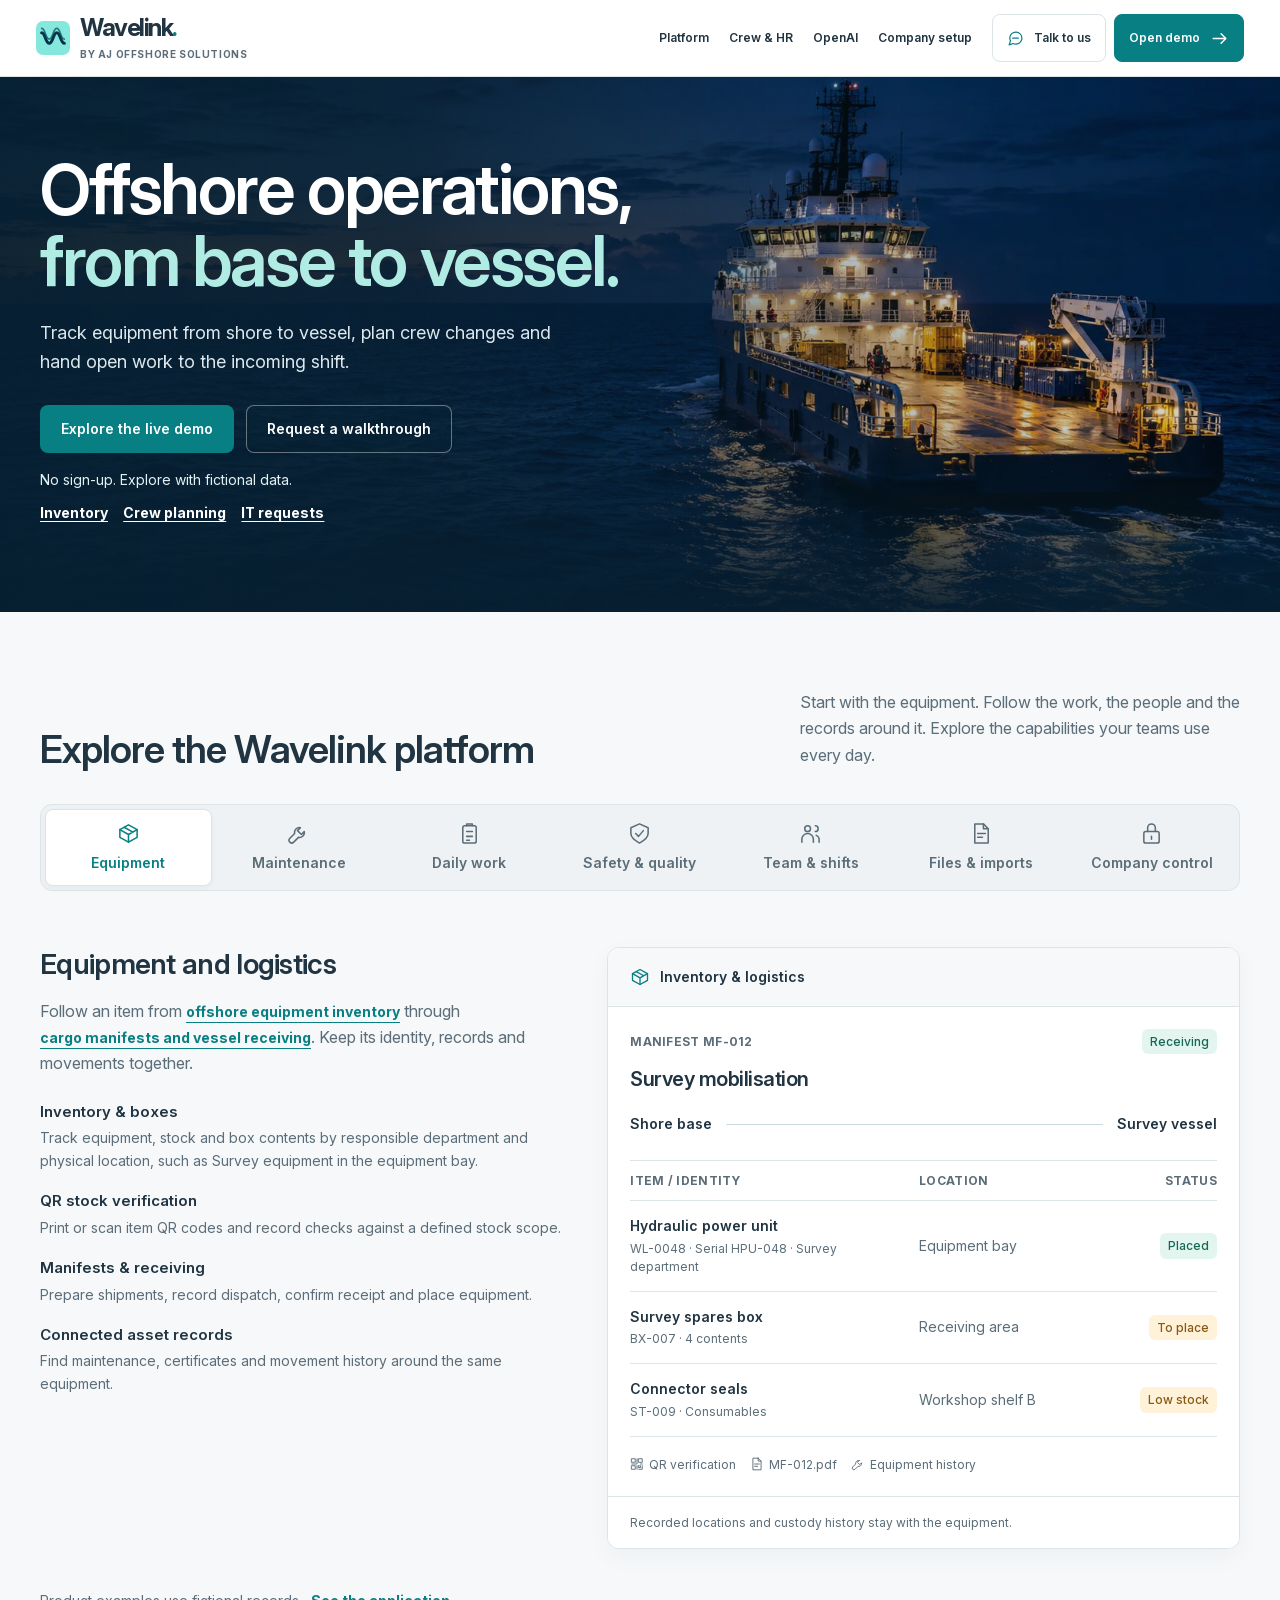
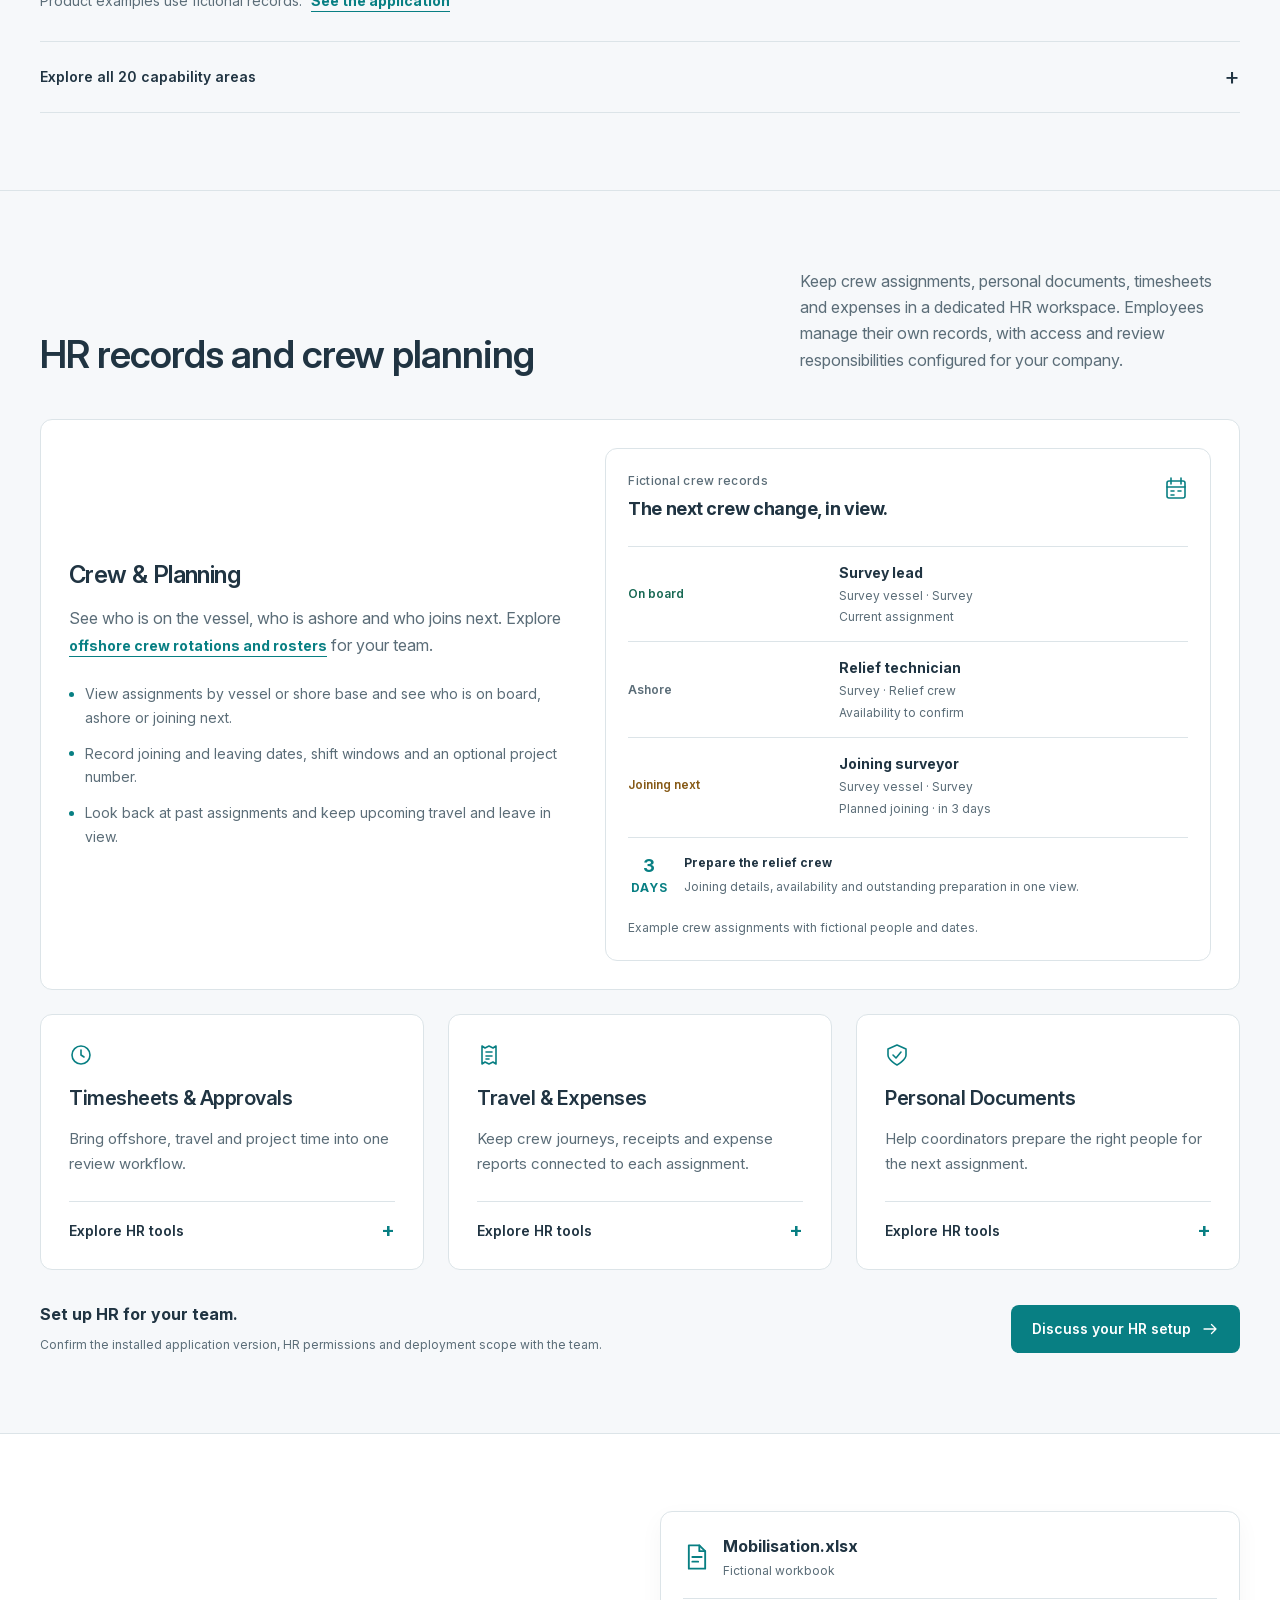
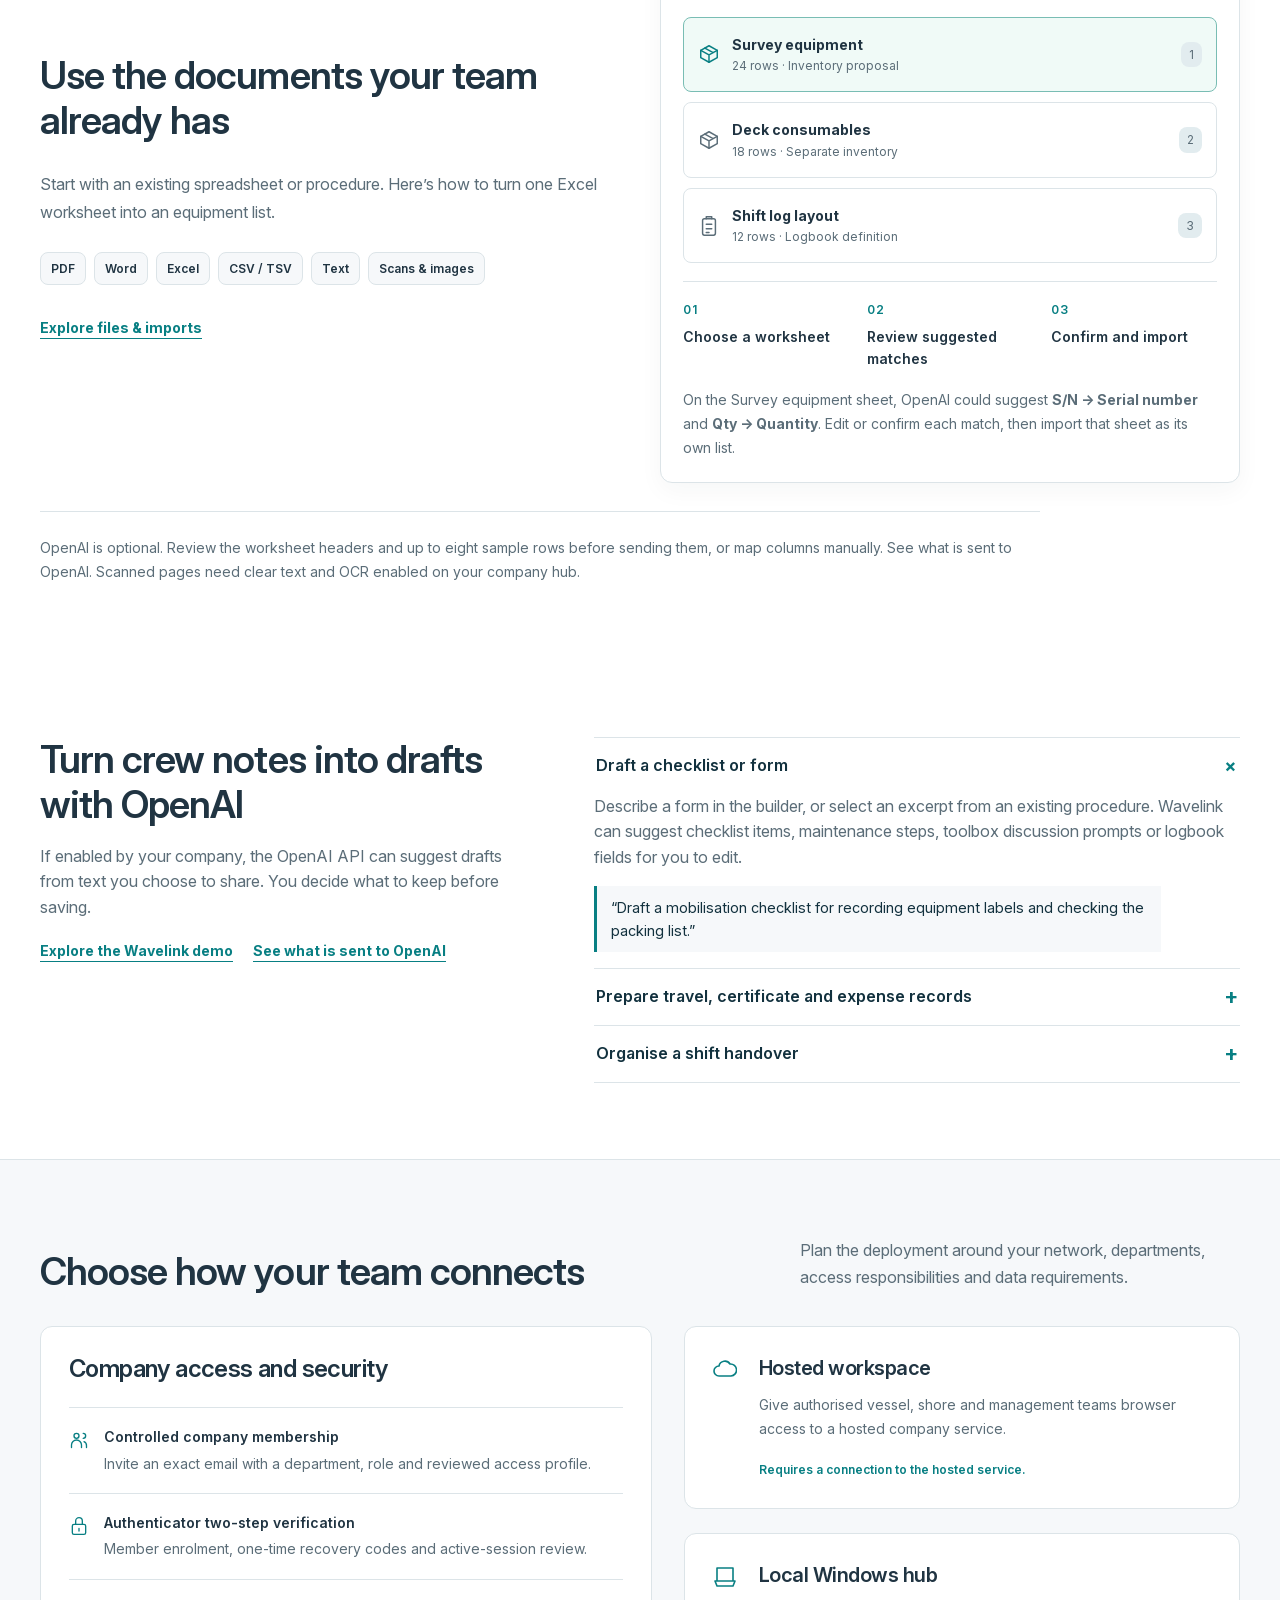
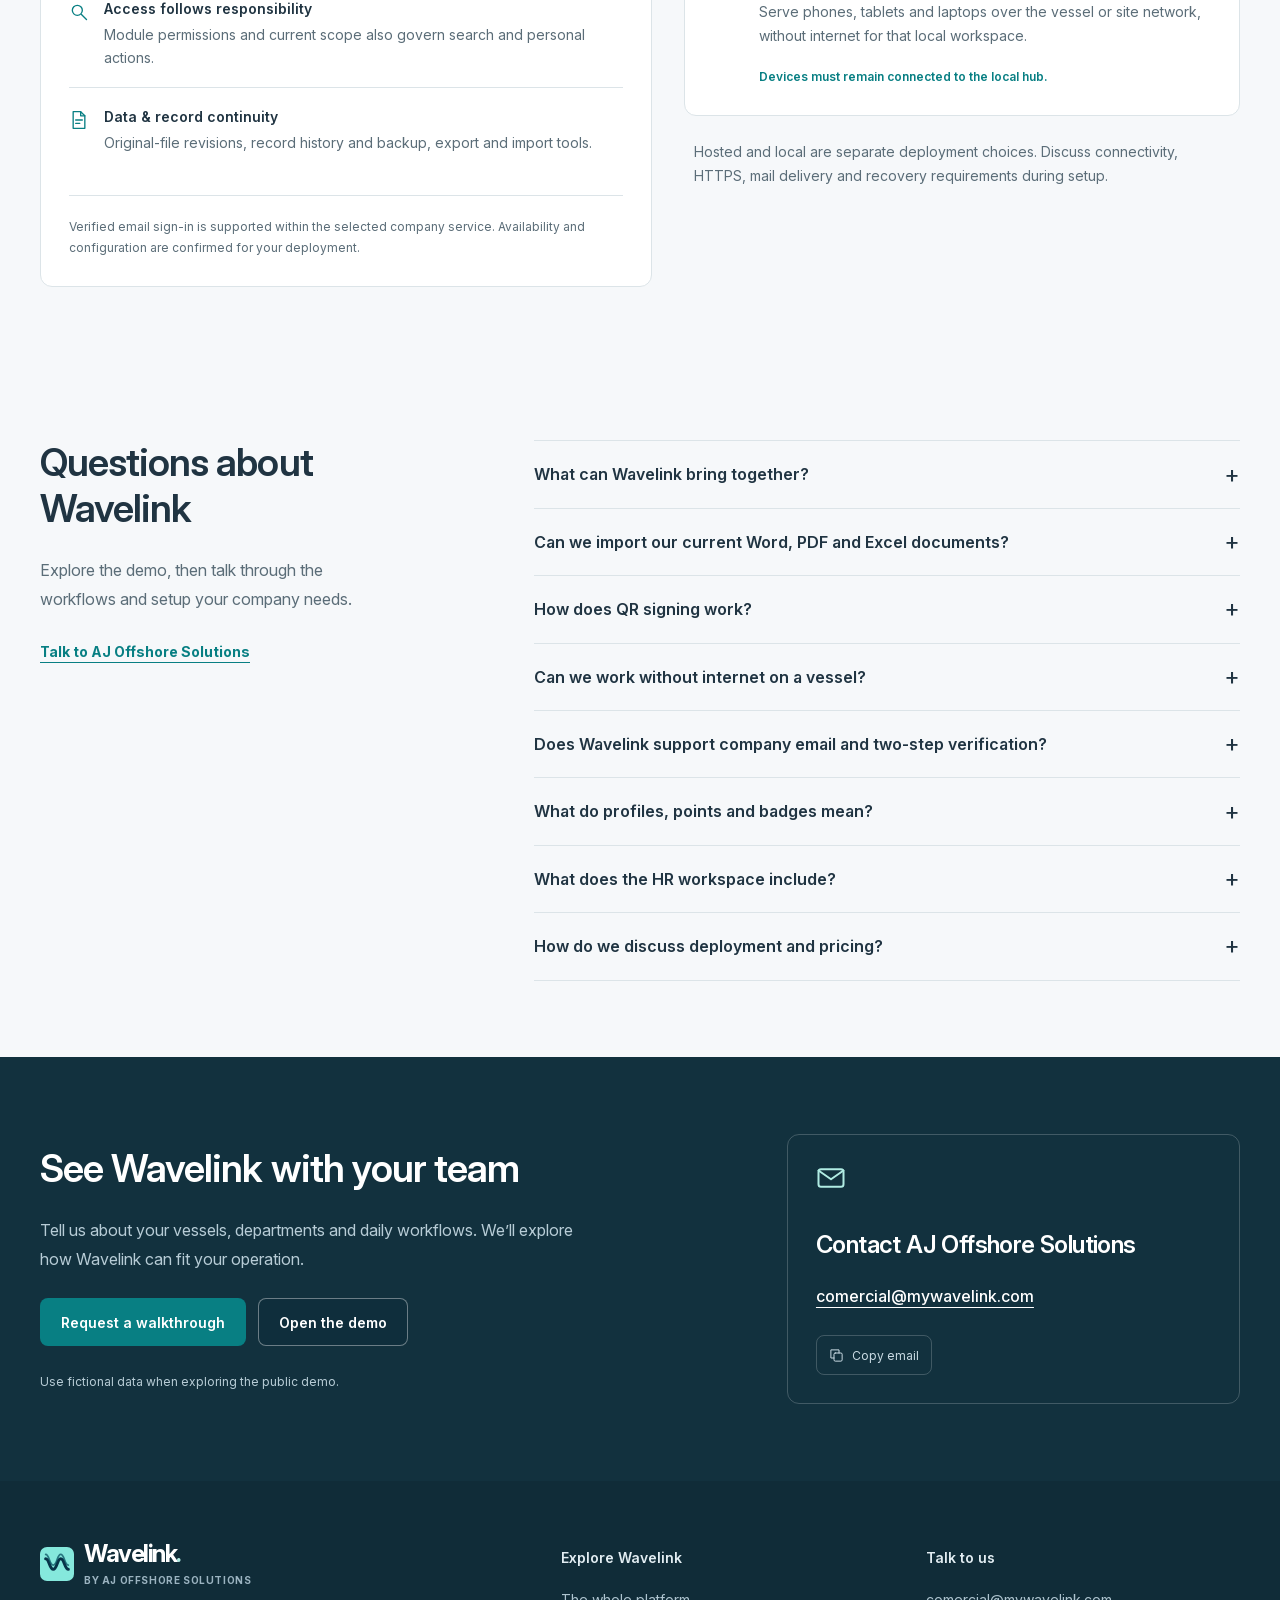
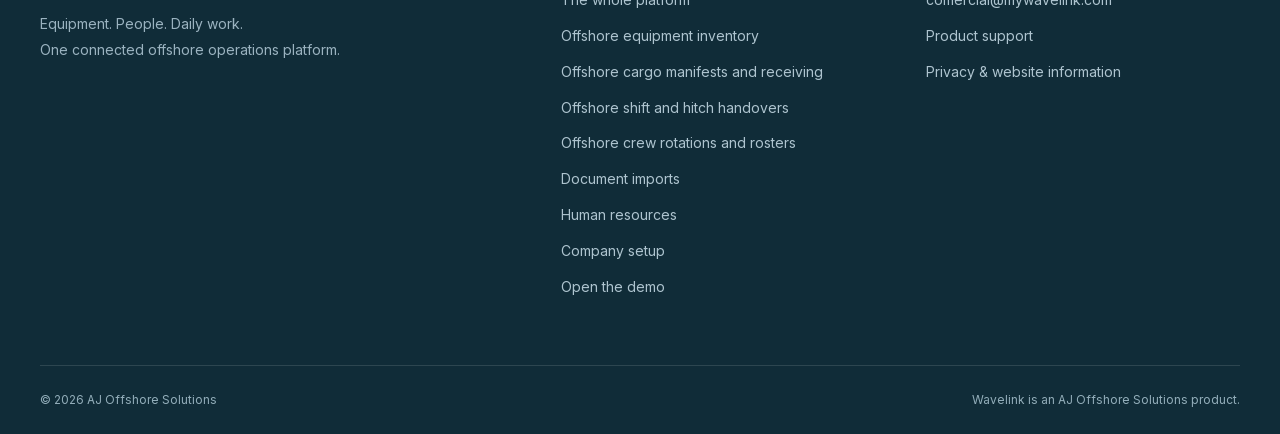
<file: site/index.html>
<!doctype html>
<html lang="en">
<head>
<meta charset="utf-8">
<meta name="viewport" content="width=device-width,initial-scale=1">
<meta name="description" content="Manage offshore equipment inventory, vessel cargo manifests, crew changes and shift handovers with Wavelink. Explore the workflows in a public demo.">
<meta name="theme-color" content="#12313e">
<link rel="canonical" href="https://www.mywavelink.com/">
<link rel="icon" type="image/svg+xml" href="assets/favicon.svg">
<link rel="alternate icon" href="assets/favicon-32.png">
<link rel="apple-touch-icon" href="assets/apple-touch-icon.png">
<link rel="preload" href="assets/fonts/InterVariable.woff2" as="font" type="font/woff2" crossorigin>
<link rel="stylesheet" href="styles.css?v=3.3.6">
<script src="script.js?v=3.3.5" defer></script>
<meta property="og:type" content="website">
<meta property="og:title" content="Offshore Operations Software for Equipment &amp; Crew | Wavelink">
<meta property="og:description" content="Manage offshore equipment inventory, vessel cargo manifests, crew changes and shift handovers with Wavelink. Explore the workflows in a public demo.">
<meta property="og:url" content="https://www.mywavelink.com/">
<meta property="og:image" content="https://www.mywavelink.com/assets/wavelink-social.jpg?v=3.3.5">
<meta property="og:image:alt" content="Wavelink: Every team. Every shift. One Wavelink.">
<meta name="twitter:card" content="summary_large_image"><title>Offshore Operations Software for Equipment &amp; Crew | Wavelink</title></head>

<body>
<a class="skip-link" href="#main">Skip to content</a>

<header class="site-header" id="top"><div class="container header-inner"><a class="brand" href="#top" aria-label="Wavelink home"><img src="assets/wavelink-mark.svg" alt="" width="40" height="40"><span><strong>Wavelink<span>.</span></strong><small>BY AJ OFFSHORE SOLUTIONS</small></span></a><button class="menu-toggle" aria-controls="main-navigation" aria-expanded="false" hidden type="button">Menu</button>
<nav id="main-navigation" aria-label="Main navigation">
<a class="nav-link" href="#platform">Platform</a>
<a class="nav-link" href="#packages">Crew &amp; HR</a>
<a class="nav-link" href="#ai-assistance">OpenAI</a>
<a class="nav-link" href="#company">Company setup</a>
<a class="button nav-contact" href="#contact"><svg class="icon" viewBox="0 0 24 24" fill="none" stroke="currentColor" stroke-width="1.7" stroke-linecap="round" stroke-linejoin="round" aria-hidden="true"><path d="M21 11.5a8.4 8.4 0 0 1-.9 3.8 8.5 8.5 0 0 1-7.6 4.7 8.4 8.4 0 0 1-3.8-.9L3 21l1.9-5.7a8.4 8.4 0 0 1-.9-3.8 8.5 8.5 0 0 1 4.7-7.6 8.4 8.4 0 0 1 3.8-.9H13a8.5 8.5 0 0 1 8 8v.5Z"/><path d="M8 11.5h8"/></svg>Talk to us</a>
<a class="button nav-demo" href="https://demo.mywavelink.com/__demo/public" target="_blank" rel="noopener noreferrer">Open demo<svg class="icon" viewBox="0 0 24 24" fill="none" stroke="currentColor" stroke-width="1.8" stroke-linecap="round" stroke-linejoin="round" aria-hidden="true"><path d="M4 12h16m-6-6 6 6-6 6"/></svg><span class="sr-only"> (opens in a new tab)</span></a>
</nav></div></header>


<main id="main">

<section class="hero" aria-labelledby="hero-title"><picture class="hero-image"><source media="(max-width: 740px)" srcset="assets/offshore-operations-small.webp"><img src="assets/offshore-operations.webp" width="1672" height="941" alt="" fetchpriority="high"></picture><div class="container hero-inner"><div class="hero-copy">

<h1 id="hero-title">Offshore operations,<br><em>from base to vessel.</em></h1>
<p class="hero-lede">Track equipment from shore to vessel, plan crew changes and hand open work to the incoming shift.</p><div class="hero-actions"><a class="button primary" href="https://demo.mywavelink.com/__demo/public" target="_blank" rel="noopener noreferrer">Explore the live demo<span class="sr-only"> (opens in a new tab)</span></a><a class="button hero-secondary" href="mailto:comercial@mywavelink.com?subject=Wavelink%20company%20walkthrough">Request a walkthrough</a></div><div class="hero-demo-paths" id="team-demos"><p>No sign-up. Explore with fictional data.</p><nav aria-label="Start the demo in a specific area"><a href="https://demo.mywavelink.com/__demo/public?area=inventory" target="_blank" rel="noopener noreferrer">Inventory<span class="sr-only"> demo (opens in a new tab)</span></a><a href="https://demo.mywavelink.com/__demo/public?area=hr" target="_blank" rel="noopener noreferrer">Crew planning<span class="sr-only"> demo (opens in a new tab)</span></a><a href="https://demo.mywavelink.com/__demo/public?area=it" target="_blank" rel="noopener noreferrer">IT requests<span class="sr-only"> demo (opens in a new tab)</span></a></nav></div></div></div></section>

<section class="platform-section section" id="platform" aria-labelledby="platform-title"><span id="workflow" class="legacy-section-anchor" aria-hidden="true"></span><div class="container"><div class="section-heading"><div>

<h2 id="platform-title">Explore the Wavelink platform</h2></div>
<p>Start with the equipment. Follow the work, the people and the records around it. Explore the capabilities your teams use every day.</p></div>
<nav class="platform-tabs" aria-label="Explore Wavelink capabilities"><a class="platform-choice" id="tab-equipment" href="#panel-equipment" data-panel="equipment"><svg class="icon" viewBox="0 0 24 24" fill="none" stroke="currentColor" stroke-width="1.6" stroke-linecap="round" stroke-linejoin="round" aria-hidden="true"><path d="m12 3 9 5v8l-9 5-9-5V8l9-5Z"/><path d="m3 8 9 5 9-5M12 13v8M7.5 5.5l9 5"/></svg><span>Equipment</span></a><a class="platform-choice" id="tab-maintenance" href="#panel-maintenance" data-panel="maintenance"><svg class="icon" viewBox="0 0 24 24" fill="none" stroke="currentColor" stroke-width="1.6" stroke-linecap="round" stroke-linejoin="round" aria-hidden="true"><path d="M14 6a5 5 0 0 0-6 6l-5 5a2.8 2.8 0 0 0 4 4l5-5a5 5 0 0 0 6-6l-3 3-4-4 3-3Z"/></svg><span>Maintenance</span></a><a class="platform-choice" id="tab-operations" href="#panel-operations" data-panel="operations"><svg class="icon" viewBox="0 0 24 24" fill="none" stroke="currentColor" stroke-width="1.6" stroke-linecap="round" stroke-linejoin="round" aria-hidden="true"><rect x="5" y="4" width="14" height="18" rx="2"/><path d="M9 4V2h6v2M9 10h6M9 15h6M9 19h3"/></svg><span>Daily work</span></a><a class="platform-choice" id="tab-safety" href="#panel-safety" data-panel="safety"><svg class="icon" viewBox="0 0 24 24" fill="none" stroke="currentColor" stroke-width="1.6" stroke-linecap="round" stroke-linejoin="round" aria-hidden="true"><path d="m12 2 9 4v6c0 5-9 10-9 10S3 17 3 12V6l9-4Z"/><path d="m8 12 3 3 5-6"/></svg><span>Safety & quality</span></a><a class="platform-choice" id="tab-people" href="#panel-people" data-panel="people"><svg class="icon" viewBox="0 0 24 24" fill="none" stroke="currentColor" stroke-width="1.6" stroke-linecap="round" stroke-linejoin="round" aria-hidden="true"><circle cx="9" cy="7" r="3"/><path d="M3 21v-3a6 6 0 0 1 12 0v3M17 4a3 3 0 0 1 0 6M18 14a5 5 0 0 1 3 5v2"/></svg><span>Team & shifts</span></a><a class="platform-choice" id="tab-documents" href="#panel-documents" data-panel="documents"><svg class="icon" viewBox="0 0 24 24" fill="none" stroke="currentColor" stroke-width="1.6" stroke-linecap="round" stroke-linejoin="round" aria-hidden="true"><path d="M14 2H5v20h14V7l-5-5Z"/><path d="M14 2v5h5M8 12h8M8 16h5"/></svg><span>Files & imports</span></a><a class="platform-choice" id="tab-control" href="#panel-control" data-panel="control"><svg class="icon" viewBox="0 0 24 24" fill="none" stroke="currentColor" stroke-width="1.6" stroke-linecap="round" stroke-linejoin="round" aria-hidden="true"><rect x="4" y="10" width="16" height="12" rx="2"/><path d="M8 10V6a4 4 0 0 1 8 0v4M12 15v3"/></svg><span>Company control</span></a></nav><div class="platform-panels">
<section class="platform-panel" id="panel-equipment" aria-labelledby="title-equipment"><div class="panel-copy">

<h3 id="title-equipment">Equipment and logistics</h3>
<p>Follow an item from <a class="inline-link" href="offshore-equipment-inventory.html">offshore equipment inventory</a> through <a class="inline-link" href="offshore-cargo-manifests.html">cargo manifests and vessel receiving</a>. Keep its identity, records and movements together.</p>
<ul class="feature-list">
<li><strong>Inventory & boxes</strong><span>Track equipment, stock and box contents by responsible department and physical location, such as Survey equipment in the equipment bay.</span></li>
<li><strong>QR stock verification</strong><span>Print or scan item QR codes and record checks against a defined stock scope.</span></li>
<li><strong>Manifests & receiving</strong><span>Prepare shipments, record dispatch, confirm receipt and place equipment.</span></li>
<li><strong>Connected asset records</strong><span>Find maintenance, certificates and movement history around the same equipment.</span></li></ul></div><div class="product-preview"><div class="preview-chrome"><span><svg class="icon" viewBox="0 0 24 24" fill="none" stroke="currentColor" stroke-width="1.6" stroke-linecap="round" stroke-linejoin="round" aria-hidden="true"><path d="m12 3 9 5v8l-9 5-9-5V8l9-5Z"/><path d="m3 8 9 5 9-5M12 13v8M7.5 5.5l9 5"/></svg>Inventory & logistics</span></div><div class="record-body"><div class="record-topline"><span>MANIFEST MF-012</span><span class="status teal">Receiving</span></div>
<h4>Survey mobilisation</h4><div class="route-line"><span>Shore base</span><span class="route-rule"></span><span>Survey vessel</span></div><div class="record-table"><div class="record-row table-label"><div>ITEM / IDENTITY</div><div>LOCATION</div><div>STATUS</div></div><div class="record-row"><div><strong>Hydraulic power unit</strong><small>WL-0048 · Serial HPU-048 · Survey department</small></div><div>Equipment bay</div><div><span class="status teal">Placed</span></div></div><div class="record-row"><div><strong>Survey spares box</strong><small>BX-007 · 4 contents</small></div><div>Receiving area</div><div><span class="status amber">To place</span></div></div><div class="record-row"><div><strong>Connector seals</strong><small>ST-009 · Consumables</small></div><div>Workshop shelf B</div><div><span class="status amber">Low stock</span></div></div></div><div class="record-tags"><span><svg class="icon" viewBox="0 0 24 24" fill="none" stroke="currentColor" stroke-width="1.6" stroke-linecap="round" stroke-linejoin="round" aria-hidden="true"><path d="M3 3h6v6H3zM15 3h6v6h-6zM3 15h6v6H3zM15 15h3v3h-3zM21 15v6h-6M12 3v9H3M12 15v6M18 12h3"/></svg> QR verification</span><span><svg class="icon" viewBox="0 0 24 24" fill="none" stroke="currentColor" stroke-width="1.6" stroke-linecap="round" stroke-linejoin="round" aria-hidden="true"><path d="M14 2H5v20h14V7l-5-5Z"/><path d="M14 2v5h5M8 12h8M8 16h5"/></svg> MF-012.pdf</span><span><svg class="icon" viewBox="0 0 24 24" fill="none" stroke="currentColor" stroke-width="1.6" stroke-linecap="round" stroke-linejoin="round" aria-hidden="true"><path d="M14 6a5 5 0 0 0-6 6l-5 5a2.8 2.8 0 0 0 4 4l5-5a5 5 0 0 0 6-6l-3 3-4-4 3-3Z"/></svg> Equipment history</span></div></div>
<p class="preview-foot">Recorded locations and custody history stay with the equipment.</p></div></section>

<section class="platform-panel" id="panel-maintenance" aria-labelledby="title-maintenance"><div class="panel-copy">

<h3 id="title-maintenance">Maintenance and certificates</h3>
<p>Bring planned work, supporting evidence, certificate dates and fault follow-up into the equipment’s operational context.</p>
<ul class="feature-list">
<li><strong>Maintenance cycles & work orders</strong><span>Plan recurring work, assign responsibilities and record the work and evidence.</span></li>
<li><strong>Certificate register</strong><span>Browse certificate files, equipment links and expiry information.</span></li>
<li><strong>Fault reports</strong><span>Report an issue, assign follow-up, record progress and request closure.</span></li>
<li><strong>Review & traceability</strong><span>Keep recorded workers, reviews and supporting files with the work.</span></li></ul></div><div class="product-preview"><div class="preview-chrome"><span><svg class="icon" viewBox="0 0 24 24" fill="none" stroke="currentColor" stroke-width="1.6" stroke-linecap="round" stroke-linejoin="round" aria-hidden="true"><path d="M14 6a5 5 0 0 0-6 6l-5 5a2.8 2.8 0 0 0 4 4l5-5a5 5 0 0 0 6-6l-3 3-4-4 3-3Z"/></svg>Equipment readiness</span></div><div class="record-body"><div class="record-topline"><span>EQUIPMENT WL-0048</span><span class="status amber">Review due</span></div>
<h4>Hydraulic power unit</h4><div class="detail-record"><div class="detail-icon"><svg class="icon" viewBox="0 0 24 24" fill="none" stroke="currentColor" stroke-width="1.6" stroke-linecap="round" stroke-linejoin="round" aria-hidden="true"><path d="M14 6a5 5 0 0 0-6 6l-5 5a2.8 2.8 0 0 0 4 4l5-5a5 5 0 0 0 6-6l-3 3-4-4 3-3Z"/></svg></div><div><strong>Recurring inspection</strong>
<p>Work order MR-028 · Assigned to Alex</p></div><span class="status ">Scheduled</span></div><div class="detail-record"><div class="detail-icon"><svg class="icon" viewBox="0 0 24 24" fill="none" stroke="currentColor" stroke-width="1.6" stroke-linecap="round" stroke-linejoin="round" aria-hidden="true"><path d="M14 2H5v20h14V7l-5-5Z"/><path d="M14 2v5h5M8 12h8M8 16h5"/></svg></div><div><strong>Certificate file</strong>
<p>Equipment link and expiry date</p></div><span class="status amber">To review</span></div><div class="detail-record"><div class="detail-icon"><svg class="icon" viewBox="0 0 24 24" fill="none" stroke="currentColor" stroke-width="1.6" stroke-linecap="round" stroke-linejoin="round" aria-hidden="true"><rect x="5" y="4" width="14" height="18" rx="2"/><path d="M9 4V2h6v2M9 10h6M9 15h6M9 19h3"/></svg></div><div><strong>Fault FR-006</strong>
<p>Progress recorded · Closure requested</p></div><span class="status teal">In review</span></div><div class="record-note">Work records, files and follow-up in one equipment context.</div></div>
<p class="preview-foot">A clear record supports the team’s readiness review.</p></div></section>

<section class="platform-panel" id="panel-operations" aria-labelledby="title-operations"><div class="panel-copy">

<h3 id="title-operations">Daily operations</h3>
<p>Make responsibilities clear, capture the details of the operation and keep vessels, bases and important dates in view.</p>
<ul class="feature-list">
<li><strong>General tasks</strong><span>Assign operational work, attach relevant checks and follow completion and review.</span></li>
<li><strong>Configurable logbooks</strong><span>Build structured logs, including multiple tabs and the fields your team needs.</span></li>
<li><strong>Fleet &amp; sites</strong><span>Work with vessels, bases, manifests and receiving. View each vessel’s last reported position on the fleet map, with the report time. Not live AIS.</span></li>
<li><strong>Freshwater and fuel</strong><span>Chart manual tank readings and see daily consumption separately. Consumption estimates account for refills, onboard freshwater production and external transfers. Posting can be limited by vessel. <a class="inline-link" href="https://demo.mywavelink.com/__demo/public?area=fleet" target="_blank" rel="noopener noreferrer">Explore Fleet in the demo<span class="sr-only"> (opens in a new tab)</span></a>. <a class="inline-link" href="offshore-fleet-operations.html">Fleet operations guide</a> · <a class="inline-link" href="operacoes-de-frota-offshore.html" lang="pt-BR" hreflang="pt-BR">Guia em português</a>.</span></li>
<li><strong>Calendar & planning</strong><span>Keep operational dates, work and department responsibilities in context.</span></li></ul></div><div class="product-preview"><div class="preview-chrome"><span><svg class="icon" viewBox="0 0 24 24" fill="none" stroke="currentColor" stroke-width="1.6" stroke-linecap="round" stroke-linejoin="round" aria-hidden="true"><rect x="5" y="4" width="14" height="18" rx="2"/><path d="M9 4V2h6v2M9 10h6M9 15h6M9 19h3"/></svg>Daily operations</span></div><div class="record-body"><div class="record-topline"><span>VESSEL LOG / OFFSHORE VESSEL</span><span class="status teal">Current shift</span></div>
<h4>The detail behind the day</h4><div class="record-table log-table"><div class="record-row table-label"><div>TIME</div><div>ACTIVITY</div><div>AUTHOR</div></div><div class="record-row"><div>06:00</div><div><strong>Shift briefing</strong><small>Survey + Deck</small></div><div>Alex</div></div><div class="record-row"><div>08:15</div><div><strong>Equipment received</strong><small>Manifest MF-012</small></div><div>Maya</div></div><div class="record-row"><div>17:30</div><div><strong>Handover prepared</strong><small>Survey department</small></div><div>Alex</div></div></div><div class="mini-pair"><div><svg class="icon" viewBox="0 0 24 24" fill="none" stroke="currentColor" stroke-width="1.6" stroke-linecap="round" stroke-linejoin="round" aria-hidden="true"><rect x="5" y="4" width="14" height="18" rx="2"/><path d="M9 4V2h6v2M9 10h6M9 15h6M9 19h3"/></svg><strong>Assigned tasks</strong><small>Inspection · Stock check</small></div><div><svg class="icon" viewBox="0 0 24 24" fill="none" stroke="currentColor" stroke-width="1.6" stroke-linecap="round" stroke-linejoin="round" aria-hidden="true"><rect x="3" y="5" width="18" height="17" rx="2"/><path d="M7 2v6M17 2v6M3 11h18M7 15h3M14 15h3M7 19h3"/></svg><strong>Project calendar</strong><small>Dates and responsibilities</small></div></div></div>
<p class="preview-foot">Named authors and structured records carry the day’s context forward.</p></div></section>

<section class="platform-panel" id="panel-safety" aria-labelledby="title-safety"><div class="panel-copy">

<h3 id="title-safety">Safety and briefings</h3>
<p>Bring checks, briefings, participation and follow-up into the same workspace as the daily job.</p>
<ul class="feature-list">
<li><strong>Checklist builders</strong><span>Create reusable checks with sections, stages, evidence and review responsibilities.</span></li>
<li><strong>Toolbox talks</strong><span>Use structured briefing forms, understanding questions and multiple participants.</span></li>
<li><strong>QR document signing</strong><span>Invite people to an exact toolbox talk or published handover, with controlled guest access.</span></li>
<li><strong>HSE / QSHE</strong><span>Record safety and quality issues, assign follow-up and review requested closure.</span></li>
<li><strong>Operational readiness</strong><span>See outstanding maintenance, expiring equipment and crew documents, and HSE items in one view. Charts show findings by source, not a vessel clearance score. <a class="inline-link" href="https://demo.mywavelink.com/__demo/public?area=readiness" target="_blank" rel="noopener noreferrer">Explore readiness in the demo<span class="sr-only"> (opens in a new tab)</span></a>.</span></li></ul></div><div class="product-preview"><div class="preview-chrome"><span><svg class="icon" viewBox="0 0 24 24" fill="none" stroke="currentColor" stroke-width="1.6" stroke-linecap="round" stroke-linejoin="round" aria-hidden="true"><path d="m12 2 9 4v6c0 5-9 10-9 10S3 17 3 12V6l9-4Z"/><path d="m8 12 3 3 5-6"/></svg>Pre-operation briefing</span></div><div class="record-body"><div class="record-topline"><span>TOOLBOX TALK TT-019</span><span class="status teal">Acknowledgements</span></div>
<h4>Pre-operation briefing</h4><div class="check-line"><svg class="icon" viewBox="0 0 24 24" fill="none" stroke="currentColor" stroke-width="1.6" stroke-linecap="round" stroke-linejoin="round" aria-hidden="true"><path d="m5 12 4 4L19 6"/></svg><div><strong>Topics discussed</strong><small>Launch preparation and deck coordination</small></div></div><div class="check-line"><svg class="icon" viewBox="0 0 24 24" fill="none" stroke="currentColor" stroke-width="1.6" stroke-linecap="round" stroke-linejoin="round" aria-hidden="true"><path d="m5 12 4 4L19 6"/></svg><div><strong>Understanding reviewed</strong><small>Questions and declaration recorded</small></div></div><div class="participant-list"><div><span class="avatar">SL</span><div><strong>Survey lead</strong><small>Named member</small></div><span class="status teal">Signed</span></div><div><span class="avatar">RT</span><div><strong>Relief technician</strong><small>Named member</small></div><span class="status teal">Signed</span></div></div><div class="record-tags"><span><svg class="icon" viewBox="0 0 24 24" fill="none" stroke="currentColor" stroke-width="1.6" stroke-linecap="round" stroke-linejoin="round" aria-hidden="true"><path d="M3 3h6v6H3zM15 3h6v6h-6zM3 15h6v6H3zM15 15h3v3h-3zM21 15v6h-6M12 3v9H3M12 15v6M18 12h3"/></svg> Document-specific invitation</span><span><svg class="icon" viewBox="0 0 24 24" fill="none" stroke="currentColor" stroke-width="1.6" stroke-linecap="round" stroke-linejoin="round" aria-hidden="true"><path d="M14 2H5v20h14V7l-5-5Z"/><path d="M14 2v5h5M8 12h8M8 16h5"/></svg> Signature evidence</span></div></div>
<p class="preview-foot">Signatures belong to the wording and revision that each person acknowledged.</p></div></section>

<section class="platform-panel" id="panel-people" aria-labelledby="title-people"><div class="panel-copy">

<h3 id="title-people">Handovers and team</h3>
<p>Use <a class="inline-link" href="offshore-shift-handovers.html">department shift and hitch handovers</a> to connect the outgoing crew’s work with the people taking over.</p>
<ul class="feature-list">
<li><strong>Daily & hitch handovers</strong><span>Use configured shifts, continue saved drafts and publish for acknowledgement.</span></li>
<li><strong>My actions & global search</strong><span>Find authorised records and see your current assignments, reviews and attention items.</span></li>
<li><strong>Profiles, Team & badges</strong><span>Show member profiles and visible contribution recognition within the company.</span></li>
<li><strong>Optional email alerts</strong><span>Opt in to selected categories and quiet hours on a configured company service.</span></li></ul></div><div class="product-preview"><div class="preview-chrome"><span><svg class="icon" viewBox="0 0 24 24" fill="none" stroke="currentColor" stroke-width="1.6" stroke-linecap="round" stroke-linejoin="round" aria-hidden="true"><circle cx="9" cy="7" r="3"/><path d="M3 21v-3a6 6 0 0 1 12 0v3M17 4a3 3 0 0 1 0 6M18 14a5 5 0 0 1 3 5v2"/></svg>Shift continuity</span></div><div class="record-body"><div class="record-topline"><span>DAILY HANDOVER / SURVEY</span><span class="status teal">Published</span></div>
<h4>Ready for the next shift</h4><div class="shift-pair"><div><small>OUTGOING</small><strong>Day shift · Alex</strong><span>06:00–18:00</span></div><div><small>INCOMING</small><strong>Night shift · Jamie</strong><span>18:00–06:00</span></div></div><div class="handover-note"><strong>Carry forward</strong>
<p>Survey spares received. Final placement of BX-007 remains open for the next shift.</p></div><div class="detail-record"><span class="avatar">JB</span><div><strong>Jamie Brooks</strong>
<p>Incoming shift acknowledgement</p></div><span class="status teal">Recorded</span></div><div class="record-tags"><span><svg class="icon" viewBox="0 0 24 24" fill="none" stroke="currentColor" stroke-width="1.6" stroke-linecap="round" stroke-linejoin="round" aria-hidden="true"><rect x="5" y="4" width="14" height="18" rx="2"/><path d="M9 4V2h6v2M9 10h6M9 15h6M9 19h3"/></svg> Assigned work</span><span><svg class="icon" viewBox="0 0 24 24" fill="none" stroke="currentColor" stroke-width="1.6" stroke-linecap="round" stroke-linejoin="round" aria-hidden="true"><path d="M5 17h14l-2-3V9a5 5 0 0 0-10 0v5l-2 3ZM10 21h4M12 2v2"/></svg> My actions</span></div></div>
<p class="preview-foot">Contribution badges recognise participation; they do not grant operational authority.</p></div></section>

<section class="platform-panel" id="panel-documents" aria-labelledby="title-documents"><div class="panel-copy">

<h3 id="title-documents">Files and document imports</h3>
<p>Bring an existing spreadsheet or procedure into Wavelink. Review inventory lists, checklists, toolbox forms and logbook layouts before saving.</p>
<ul class="feature-list">
<li><strong>Worksheet imports</strong><span>Import one sheet at a time and review an editable draft. <a class="inline-link" href="#imports">See the inventory example</a>.</span></li>
<li><strong>Original Files</strong><span>Organise uploaded originals in folders with revision history and usage links.</span></li>
<li><strong>Source-linked records</strong><span>Link an exact original-file revision to supported checklist and maintenance templates.</span></li></ul></div><div class="product-preview"><div class="preview-chrome"><span>Original Files</span></div><div class="record-body"><div class="record-topline"><span>ILLUSTRATIVE RECORD</span><span class="status teal">Linked</span></div><h4>Sensor rack inspection procedure</h4><div class="record-note">Revision 2 · Linked to the sensor rack inspection template</div></div><p class="preview-foot">Keep the original file and its exact revision attached to the work it informs.</p></div></section>

<section class="platform-panel" id="panel-control" aria-labelledby="title-control"><div class="panel-copy">

<h3 id="title-control">Company access and controls</h3>
<p>Give people a company workspace with named accounts, clear departments and access matched to their responsibilities.</p>
<ul class="feature-list">
<li><strong>Invitations & access profiles</strong><span>Invite an exact mailbox with a department, job role and reviewed permissions.</span></li>
<li><strong>Company sign-in</strong><span>Use a User ID or the exact verified membership email in the selected company service.</span></li>
<li><strong>Two-step verification & sessions</strong><span>Enrol an authenticator, keep recovery codes and review or revoke your own sessions.</span></li>
<li><strong>Backup, export & import</strong><span>Use project data tools and select supported records for transfer or backup.</span></li></ul></div><div class="product-preview"><div class="preview-chrome"><span><svg class="icon" viewBox="0 0 24 24" fill="none" stroke="currentColor" stroke-width="1.6" stroke-linecap="round" stroke-linejoin="round" aria-hidden="true"><rect x="4" y="10" width="16" height="12" rx="2"/><path d="M8 10V6a4 4 0 0 1 8 0v4M12 15v3"/></svg>Company access</span></div><div class="record-body"><div class="record-topline"><span>INVITATION & ACCESS</span><span class="status teal">Reviewed scope</span></div>
<h4>The right access for the role</h4><div class="access-fields"><div><small>COMPANY</small><strong>Aster Marine</strong></div><div><small>DEPARTMENT</small><strong>Survey</strong></div><div><small>JOB ROLE</small><strong>Survey Tech</strong></div><div><small>ACCESS PROFILE</small><strong>Reviewed permissions</strong></div></div><div class="check-line"><svg class="icon" viewBox="0 0 24 24" fill="none" stroke="currentColor" stroke-width="1.6" stroke-linecap="round" stroke-linejoin="round" aria-hidden="true"><path d="m5 12 4 4L19 6"/></svg><div><strong>Exact mailbox verification</strong><small>Membership in the selected company</small></div></div><div class="check-line"><svg class="icon" viewBox="0 0 24 24" fill="none" stroke="currentColor" stroke-width="1.6" stroke-linecap="round" stroke-linejoin="round" aria-hidden="true"><rect x="4" y="10" width="16" height="12" rx="2"/><path d="M8 10V6a4 4 0 0 1 8 0v4M12 15v3"/></svg><div><strong>Account & security</strong><small>Authenticator · Recovery codes · Sessions</small></div></div><div class="record-note">A job title or contribution badge does not grant additional access.</div></div>
<p class="preview-foot">Security controls are configured in the application and commissioned for each deployment.</p></div></section>
</div>
<p class="illustration-note">Product examples use fictional records. <a class="inline-link" href="https://demo.mywavelink.com/__demo/public" target="_blank" rel="noopener noreferrer">See the application<span class="sr-only"> (opens in a new tab)</span></a></p>
<details class="capability-directory">
<summary>Explore all 20 capability areas<span aria-hidden="true">+</span></summary><div class="capability-grid"><a href="#panel-equipment" data-show-panel="equipment" class="capability"><svg class="icon" viewBox="0 0 24 24" fill="none" stroke="currentColor" stroke-width="1.6" stroke-linecap="round" stroke-linejoin="round" aria-hidden="true"><path d="m12 3 9 5v8l-9 5-9-5V8l9-5Z"/><path d="m3 8 9 5 9-5M12 13v8M7.5 5.5l9 5"/></svg><span><strong>Inventory & assets</strong><small>Equipment, consumables, locations, quantities and movement history.</small></span></a><a href="#panel-equipment" data-show-panel="equipment" class="capability"><svg class="icon" viewBox="0 0 24 24" fill="none" stroke="currentColor" stroke-width="1.6" stroke-linecap="round" stroke-linejoin="round" aria-hidden="true"><path d="M3 3h6v6H3zM15 3h6v6h-6zM3 15h6v6H3zM15 15h3v3h-3zM21 15v6h-6M12 3v9H3M12 15v6M18 12h3"/></svg><span><strong>Boxes & stock verification</strong><small>Nested contents, QR identification and reviewed stock checks.</small></span></a><a href="#panel-equipment" data-show-panel="equipment" class="capability"><svg class="icon" viewBox="0 0 24 24" fill="none" stroke="currentColor" stroke-width="1.6" stroke-linecap="round" stroke-linejoin="round" aria-hidden="true"><path d="M5 11V6h14v5M9 6V3h6v3M2 12l10-4 10 4-3 7H5l-3-7ZM12 8v10M2 22c2-2 4 2 6 0s4 2 6 0 4 2 8 0"/></svg><span><strong>Manifests & receiving</strong><small>Shipment preparation, transit, receipt and final placement.</small></span></a><a href="#panel-maintenance" data-show-panel="maintenance" class="capability"><svg class="icon" viewBox="0 0 24 24" fill="none" stroke="currentColor" stroke-width="1.6" stroke-linecap="round" stroke-linejoin="round" aria-hidden="true"><path d="M14 6a5 5 0 0 0-6 6l-5 5a2.8 2.8 0 0 0 4 4l5-5a5 5 0 0 0 6-6l-3 3-4-4 3-3Z"/></svg><span><strong>Maintenance</strong><small>Recurring cycles, assigned work orders and completion evidence.</small></span></a><a href="#panel-maintenance" data-show-panel="maintenance" class="capability"><svg class="icon" viewBox="0 0 24 24" fill="none" stroke="currentColor" stroke-width="1.6" stroke-linecap="round" stroke-linejoin="round" aria-hidden="true"><path d="M14 2H5v20h14V7l-5-5Z"/><path d="M14 2v5h5M8 12h8M8 16h5"/></svg><span><strong>Certificates</strong><small>Equipment-linked documents, expiry dates and attention items.</small></span></a><a href="#panel-maintenance" data-show-panel="maintenance" class="capability"><svg class="icon" viewBox="0 0 24 24" fill="none" stroke="currentColor" stroke-width="1.6" stroke-linecap="round" stroke-linejoin="round" aria-hidden="true"><path d="M14 6a5 5 0 0 0-6 6l-5 5a2.8 2.8 0 0 0 4 4l5-5a5 5 0 0 0 6-6l-3 3-4-4 3-3Z"/></svg><span><strong>Fault reports</strong><small>Report, assign, progress, request closure and review.</small></span></a><a href="#panel-operations" data-show-panel="operations" class="capability"><svg class="icon" viewBox="0 0 24 24" fill="none" stroke="currentColor" stroke-width="1.6" stroke-linecap="round" stroke-linejoin="round" aria-hidden="true"><rect x="5" y="4" width="14" height="18" rx="2"/><path d="M9 4V2h6v2M9 10h6M9 15h6M9 19h3"/></svg><span><strong>Tasks</strong><small>General operational work, ownership, evidence and review.</small></span></a><a href="#panel-operations" data-show-panel="operations" class="capability"><svg class="icon" viewBox="0 0 24 24" fill="none" stroke="currentColor" stroke-width="1.6" stroke-linecap="round" stroke-linejoin="round" aria-hidden="true"><rect x="5" y="4" width="14" height="18" rx="2"/><path d="M9 4V2h6v2M9 10h6M9 15h6M9 19h3"/></svg><span><strong>Logbooks</strong><small>Configurable fields, multiple tabs and record exports.</small></span></a><a href="#panel-operations" data-show-panel="operations" class="capability"><svg class="icon" viewBox="0 0 24 24" fill="none" stroke="currentColor" stroke-width="1.6" stroke-linecap="round" stroke-linejoin="round" aria-hidden="true"><path d="M5 11V6h14v5M9 6V3h6v3M2 12l10-4 10 4-3 7H5l-3-7ZM12 8v10M2 22c2-2 4 2 6 0s4 2 6 0 4 2 8 0"/></svg><span><strong>Fleet &amp; calendar</strong><small>Reported vessel positions, freshwater and fuel tracking, and important dates.</small></span></a><a href="#panel-safety" data-show-panel="safety" class="capability"><svg class="icon" viewBox="0 0 24 24" fill="none" stroke="currentColor" stroke-width="1.6" stroke-linecap="round" stroke-linejoin="round" aria-hidden="true"><path d="m5 12 4 4L19 6"/></svg><span><strong>Checklists</strong><small>Reusable definitions, sections, stages and review.</small></span></a><a href="#panel-safety" data-show-panel="safety" class="capability"><svg class="icon" viewBox="0 0 24 24" fill="none" stroke="currentColor" stroke-width="1.6" stroke-linecap="round" stroke-linejoin="round" aria-hidden="true"><circle cx="9" cy="7" r="3"/><path d="M3 21v-3a6 6 0 0 1 12 0v3M17 4a3 3 0 0 1 0 6M18 14a5 5 0 0 1 3 5v2"/></svg><span><strong>Toolbox talks</strong><small>Structured briefings, understanding and multiple signatories.</small></span></a><a href="#panel-safety" data-show-panel="safety" class="capability"><svg class="icon" viewBox="0 0 24 24" fill="none" stroke="currentColor" stroke-width="1.6" stroke-linecap="round" stroke-linejoin="round" aria-hidden="true"><path d="m12 2 9 4v6c0 5-9 10-9 10S3 17 3 12V6l9-4Z"/><path d="m8 12 3 3 5-6"/></svg><span><strong>HSE / QSHE</strong><small>Safety reporting, closure review and a view of operational readiness findings.</small></span></a><a href="#panel-safety" data-show-panel="safety" class="capability"><svg class="icon" viewBox="0 0 24 24" fill="none" stroke="currentColor" stroke-width="1.6" stroke-linecap="round" stroke-linejoin="round" aria-hidden="true"><path d="M3 3h6v6H3zM15 3h6v6h-6zM3 15h6v6H3zM15 15h3v3h-3zM21 15v6h-6M12 3v9H3M12 15v6M18 12h3"/></svg><span><strong>QR invitations</strong><small>Controlled access to one toolbox talk or published handover.</small></span></a><a href="#panel-people" data-show-panel="people" class="capability"><svg class="icon" viewBox="0 0 24 24" fill="none" stroke="currentColor" stroke-width="1.6" stroke-linecap="round" stroke-linejoin="round" aria-hidden="true"><circle cx="9" cy="7" r="3"/><path d="M3 21v-3a6 6 0 0 1 12 0v3M17 4a3 3 0 0 1 0 6M18 14a5 5 0 0 1 3 5v2"/></svg><span><strong>Daily & hitch handovers</strong><small>Shifts, saved drafts, revisions and acknowledgements.</small></span></a><a href="#panel-people" data-show-panel="people" class="capability"><svg class="icon" viewBox="0 0 24 24" fill="none" stroke="currentColor" stroke-width="1.6" stroke-linecap="round" stroke-linejoin="round" aria-hidden="true"><circle cx="9" cy="7" r="3"/><path d="M3 21v-3a6 6 0 0 1 12 0v3M17 4a3 3 0 0 1 0 6M18 14a5 5 0 0 1 3 5v2"/></svg><span><strong>Profiles & Team</strong><small>Member profiles, authorised updates and contribution badges.</small></span></a><a href="#panel-people" data-show-panel="people" class="capability"><svg class="icon" viewBox="0 0 24 24" fill="none" stroke="currentColor" stroke-width="1.6" stroke-linecap="round" stroke-linejoin="round" aria-hidden="true"><circle cx="10" cy="10" r="6"/><path d="m15 15 6 6"/></svg><span><strong>Search & My actions</strong><small>Authorised search, personal attention and optional email alerts.</small></span></a><a href="#panel-documents" data-show-panel="documents" class="capability"><svg class="icon" viewBox="0 0 24 24" fill="none" stroke="currentColor" stroke-width="1.6" stroke-linecap="round" stroke-linejoin="round" aria-hidden="true"><path d="M14 2H5v20h14V7l-5-5Z"/><path d="M14 2v5h5M8 12h8M8 16h5"/></svg><span><strong>Original Files & imports</strong><small>Folders, exact revisions and reviewed document proposals.</small></span></a><a href="#panel-control" data-show-panel="control" class="capability"><svg class="icon" viewBox="0 0 24 24" fill="none" stroke="currentColor" stroke-width="1.6" stroke-linecap="round" stroke-linejoin="round" aria-hidden="true"><rect x="4" y="10" width="16" height="12" rx="2"/><path d="M8 10V6a4 4 0 0 1 8 0v4M12 15v3"/></svg><span><strong>Administration & data</strong><small>Invitations, permissions, security, backup and transfers.</small></span></a><a href="#packages" class="capability"><svg class="icon" viewBox="0 0 24 24" fill="none" stroke="currentColor" stroke-width="1.6" aria-hidden="true"><circle cx="9" cy="8" r="3"/><path d="M3 21v-2a6 6 0 0 1 12 0v2M17 5a3 3 0 0 1 0 6M18 15a5 5 0 0 1 3 4"/></svg><span><strong>Crew planning &amp; HR</strong><small>Rotations, crew documents, timesheets and expenses.</small></span></a><a href="#team-demos" class="capability"><svg class="icon" viewBox="0 0 24 24" fill="none" stroke="currentColor" stroke-width="1.6" aria-hidden="true"><rect x="3" y="4" width="18" height="13" rx="2"/><path d="M8 21h8M12 17v4"/></svg><span><strong>IT requests</strong><small>Tickets by vessel or base, with priority, assignee and status.</small></span></a></div></details></div></section>

<section class="packages-section section" id="packages" aria-labelledby="packages-title"><div class="container">
<div class="section-heading"><div>

<h2 id="packages-title">HR records and crew planning</h2></div>
<p>Keep crew assignments, personal documents, timesheets and expenses in a dedicated HR workspace. Employees manage their own records, with access and review responsibilities configured for your company.</p></div>
<div class="package-featured package-card" id="package-crew">
<div class="package-copy">
<h3>Crew & Planning</h3>
<p>See who is on the vessel, who is ashore and who joins next. Explore <a class="inline-link" href="offshore-crew-rotation-software.html">offshore crew rotations and rosters</a> for your team.</p>
<ul class="package-list">
<li>View assignments by vessel or shore base and see who is on board, ashore or joining next.</li>
<li>Record joining and leaving dates, shift windows and an optional project number.</li>
<li>Look back at past assignments and keep upcoming travel and leave in view.</li>
</ul>
</div>
<div class="rotation-concept" aria-labelledby="rotation-concept-title">
<div class="rotation-heading"><div><span class="concept-label">Fictional crew records</span><h4 id="rotation-concept-title">The next crew change, in view.</h4></div><svg class="icon" viewBox="0 0 24 24" fill="none" stroke="currentColor" stroke-width="1.6" stroke-linecap="round" stroke-linejoin="round" aria-hidden="true"><rect x="3" y="5" width="18" height="17" rx="2"/><path d="M7 2v6M17 2v6M3 11h18M7 15h3M14 15h3M7 19h3"/></svg></div>
<div class="rotation-board">
<div class="rotation-column"><span class="rotation-state on-board">On board</span><strong>Survey lead</strong><span>Survey vessel · Survey</span><small>Current assignment</small></div>
<div class="rotation-column"><span class="rotation-state ashore">Ashore</span><strong>Relief technician</strong><span>Survey · Relief crew</span><small>Availability to confirm</small></div>
<div class="rotation-column"><span class="rotation-state joining">Joining next</span><strong>Joining surveyor</strong><span>Survey vessel · Survey</span><small>Planned joining · in 3 days</small></div>
</div>
<div class="rotation-next"><span class="rotation-date">3<span>DAYS</span></span><div><strong>Prepare the relief crew</strong><p>Joining details, availability and outstanding preparation in one view.</p></div></div>
<p class="concept-note">Example crew assignments with fictional people and dates.</p>
</div>
</div>
<div class="package-grid">
<article class="package-card" id="package-time"><div class="package-card-top"><svg class="icon" viewBox="0 0 24 24" fill="none" stroke="currentColor" stroke-width="1.6" stroke-linecap="round" stroke-linejoin="round" aria-hidden="true"><circle cx="12" cy="12" r="9"/><path d="M12 7v5l3 2"/></svg></div>
<h3>Timesheets & Approvals</h3><p>Bring offshore, travel and project time into one review workflow.</p>
<details class="package-details"><summary>Explore HR tools<span aria-hidden="true">+</span></summary><ul class="package-list"><li>Weekly time entries by person and project, with daily hours and activities.</li><li>Multiple projects in the same week and totals by day and project.</li><li>Submission to designated project reviewers, approval and returned corrections.</li><li>Saved drafts and individual review status for each submitted project.</li></ul></details>
</article>
<article class="package-card" id="package-expenses"><div class="package-card-top"><svg class="icon" viewBox="0 0 24 24" fill="none" stroke="currentColor" stroke-width="1.6" stroke-linecap="round" stroke-linejoin="round" aria-hidden="true"><path d="M5 3v18l3-2 4 2 4-2 3 2V3l-3 2-4-2-4 2-3-2Z"/><path d="M9 9h6M9 13h6M9 16h3"/></svg></div>
<h3>Travel & Expenses</h3><p>Keep crew journeys, receipts and expense reports connected to each assignment.</p>
<details class="package-details"><summary>Explore HR tools<span aria-hidden="true">+</span></summary><ul class="package-list"><li>Travel dates, routes, references and accommodation details.</li><li>Expense amounts, currencies, merchant and project with receipt attachments.</li><li>Expense submission, authorised review and returned corrections.</li><li>Private employee records with access assigned to authorised HR staff.</li></ul></details>
</article>
<article class="package-card" id="package-people"><div class="package-card-top"><svg class="icon" viewBox="0 0 24 24" fill="none" stroke="currentColor" stroke-width="1.6" stroke-linecap="round" stroke-linejoin="round" aria-hidden="true"><path d="m12 2 9 4v6c0 5-9 10-9 10S3 17 3 12V6l9-4Z"/><path d="m8 12 3 3 5-6"/></svg></div>
<h3>Personal Documents</h3><p>Help coordinators prepare the right people for the next assignment.</p>
<details class="package-details"><summary>Explore HR tools<span aria-hidden="true">+</span></summary><ul class="package-list"><li>Personal certificates, medicals, passports, visas and seaman’s book records.</li><li>Issue and expiry dates with renewal reminders.</li><li>Original PDF and image attachments on personal records.</li><li>Employee and authorised HR access to private documents.</li></ul></details>
</article>
</div>
<div class="packages-footer"><div><strong>Set up HR for your team.</strong><p>Confirm the installed application version, HR permissions and deployment scope with the team.</p></div><a class="button dark-button" href="mailto:comercial@mywavelink.com?subject=Wavelink%20HR%20workspace">Discuss your HR setup<svg class="icon" viewBox="0 0 24 24" fill="none" stroke="currentColor" stroke-width="1.7" stroke-linecap="round" stroke-linejoin="round" aria-hidden="true"><path d="M4 12h16m-6-6 6 6-6 6"/></svg></a></div>
</div></section>

<section class="import-section section" id="imports" aria-labelledby="import-title"><div class="container import-layout"><div>

<h2 id="import-title">Use the documents your team already has</h2>
<p class="section-lede">Start with an existing spreadsheet or procedure. Here’s how to turn one Excel worksheet into an equipment list.</p><div class="format-list" aria-label="Supported document types"><span>PDF</span><span>Word</span><span>Excel</span><span>CSV / TSV</span><span>Text</span><span>Scans & images</span></div>
<a class="inline-link" href="#panel-documents" data-show-panel="documents">Explore files & imports</a></div><div class="import-example"><div class="import-example-head"><svg class="icon" viewBox="0 0 24 24" fill="none" stroke="currentColor" stroke-width="1.6" stroke-linecap="round" stroke-linejoin="round" aria-hidden="true"><path d="M14 2H5v20h14V7l-5-5Z"/><path d="M14 2v5h5M8 12h8M8 16h5"/></svg><div><strong>Mobilisation.xlsx</strong><span>Fictional workbook</span></div></div><div class="sheet-stack"><div class="sheet-row selected"><svg class="icon" viewBox="0 0 24 24" fill="none" stroke="currentColor" stroke-width="1.6" stroke-linecap="round" stroke-linejoin="round" aria-hidden="true"><path d="m12 3 9 5v8l-9 5-9-5V8l9-5Z"/><path d="m3 8 9 5 9-5M12 13v8M7.5 5.5l9 5"/></svg><div><strong>Survey equipment</strong><small>24 rows · Inventory proposal</small></div><span>1</span></div><div class="sheet-row"><svg class="icon" viewBox="0 0 24 24" fill="none" stroke="currentColor" stroke-width="1.6" stroke-linecap="round" stroke-linejoin="round" aria-hidden="true"><path d="m12 3 9 5v8l-9 5-9-5V8l9-5Z"/><path d="m3 8 9 5 9-5M12 13v8M7.5 5.5l9 5"/></svg><div><strong>Deck consumables</strong><small>18 rows · Separate inventory</small></div><span>2</span></div><div class="sheet-row"><svg class="icon" viewBox="0 0 24 24" fill="none" stroke="currentColor" stroke-width="1.6" stroke-linecap="round" stroke-linejoin="round" aria-hidden="true"><rect x="5" y="4" width="14" height="18" rx="2"/><path d="M9 4V2h6v2M9 10h6M9 15h6M9 19h3"/></svg><div><strong>Shift log layout</strong><small>12 rows · Logbook definition</small></div><span>3</span></div></div>
<ol class="import-steps">
<li><span>01</span>Choose a worksheet</li>
<li><span>02</span>Review suggested matches</li>
<li><span>03</span>Confirm and import</li></ol>
<p>On the Survey equipment sheet, OpenAI could suggest <strong>S/N → Serial number</strong> and <strong>Qty → Quantity</strong>. Edit or confirm each match, then import that sheet as its own list.</p></div></div><div class="container">
<p class="import-note">OpenAI is optional. Review the worksheet headers and up to eight sample rows before sending them, or map columns manually. <a href="privacy.html#openai">See what is sent to OpenAI</a>. Scanned pages need clear text and OCR enabled on your company hub.</p></div></section>

<section class="section ai-section" id="ai-assistance" aria-labelledby="ai-title">
  <div class="container ai-layout">
    <div class="ai-intro">
      <h2 id="ai-title">Turn crew notes into drafts with OpenAI</h2>
      <p>If enabled by your company, the OpenAI API can suggest drafts from text you choose to share. You decide what to keep before saving.</p>
      <div class="ai-links">
        <a class="inline-link" href="https://demo.mywavelink.com/__demo/public" target="_blank" rel="noopener noreferrer">Explore the Wavelink demo<span class="sr-only"> (opens in a new tab)</span></a>
        <a class="inline-link" href="privacy.html#openai">See what is sent to OpenAI</a>
      </div>
    </div>
    <div class="ai-examples">
      <details name="ai-examples" open>
        <summary>Draft a checklist or form <span aria-hidden="true">+</span></summary>
        <p>Describe a form in the builder, or select an excerpt from an existing procedure. Wavelink can suggest checklist items, maintenance steps, toolbox discussion prompts or logbook fields for you to edit.</p>
        <blockquote>“Draft a mobilisation checklist for recording equipment labels and checking the packing list.”</blockquote>
      </details>
      <details name="ai-examples">
        <summary>Prepare travel, certificate and expense records <span aria-hidden="true">+</span></summary>
        <p>Choose text from a ticket, certificate or receipt. A ticket can suggest a route and departure time, a course certificate can suggest its issuer and printed expiry date, and a receipt can suggest the merchant, total and currency.</p>
      </details>
      <details name="ai-examples">
        <summary>Organise a shift handover <span aria-hidden="true">+</span></summary>
        <p>Review an excerpt from the outgoing shift’s notes. If the notes say a cable was inspected and a replacement is still due, Wavelink can suggest the inspection under completed work and the replacement under outstanding work.</p>
      </details>
    </div>
  </div>
</section>

<section class="company-section section" id="company" aria-labelledby="company-title"><div class="container"><div class="section-heading"><div>

<h2 id="company-title">Choose how your team connects</h2></div>
<p>Plan the deployment around your network, departments, access responsibilities and data requirements.</p></div><div class="company-layout"><div class="access-card">

<h3>Company access and security</h3>
<ul class="security-list">
<li><svg class="icon" viewBox="0 0 24 24" fill="none" stroke="currentColor" stroke-width="1.6" stroke-linecap="round" stroke-linejoin="round" aria-hidden="true"><circle cx="9" cy="7" r="3"/><path d="M3 21v-3a6 6 0 0 1 12 0v3M17 4a3 3 0 0 1 0 6M18 14a5 5 0 0 1 3 5v2"/></svg><div><strong>Controlled company membership</strong><span>Invite an exact email with a department, role and reviewed access profile.</span></div></li>
<li><svg class="icon" viewBox="0 0 24 24" fill="none" stroke="currentColor" stroke-width="1.6" stroke-linecap="round" stroke-linejoin="round" aria-hidden="true"><rect x="4" y="10" width="16" height="12" rx="2"/><path d="M8 10V6a4 4 0 0 1 8 0v4M12 15v3"/></svg><div><strong>Authenticator two-step verification</strong><span>Member enrolment, one-time recovery codes and active-session review.</span></div></li>
<li><svg class="icon" viewBox="0 0 24 24" fill="none" stroke="currentColor" stroke-width="1.6" stroke-linecap="round" stroke-linejoin="round" aria-hidden="true"><circle cx="10" cy="10" r="6"/><path d="m15 15 6 6"/></svg><div><strong>Access follows responsibility</strong><span>Module permissions and current scope also govern search and personal actions.</span></div></li>
<li><svg class="icon" viewBox="0 0 24 24" fill="none" stroke="currentColor" stroke-width="1.6" stroke-linecap="round" stroke-linejoin="round" aria-hidden="true"><path d="M14 2H5v20h14V7l-5-5Z"/><path d="M14 2v5h5M8 12h8M8 16h5"/></svg><div><strong>Data & record continuity</strong><span>Original-file revisions, record history and backup, export and import tools.</span></div></li></ul>
<p class="card-note">Verified email sign-in is supported within the selected company service. Availability and configuration are confirmed for your deployment.</p></div><div class="deployment-stack">
<article><svg class="icon" viewBox="0 0 24 24" fill="none" stroke="currentColor" stroke-width="1.6" stroke-linecap="round" stroke-linejoin="round" aria-hidden="true"><path d="M6 18a5 5 0 0 1 0-10 6 6 0 0 1 11-2 6 6 0 0 1 1 12H6Z"/></svg><div>

<h3>Hosted workspace</h3>
<p>Give authorised vessel, shore and management teams browser access to a hosted company service.</p><span class="deployment-note">Requires a connection to the hosted service.</span></div></article>
<article><svg class="icon" viewBox="0 0 24 24" fill="none" stroke="currentColor" stroke-width="1.6" stroke-linecap="round" stroke-linejoin="round" aria-hidden="true"><path d="M4 16V3h16v13M2 16h20l-2 5H4l-2-5Z"/></svg><div>

<h3>Local Windows hub</h3>
<p>Serve phones, tablets and laptops over the vessel or site network, without internet for that local workspace.</p><span class="deployment-note">Devices must remain connected to the local hub.</span></div></article>
<p class="setup-note">Hosted and local are separate deployment choices. Discuss connectivity, HTTPS, mail delivery and recovery requirements during setup.</p></div></div></div></section>

<section class="faq-section section" id="faq" aria-labelledby="faq-title"><div class="container faq-layout"><div>

<h2 id="faq-title">Questions about Wavelink</h2>
<p>Explore the demo, then talk through the workflows and setup your company needs.</p><a class="inline-link" href="#contact">Talk to AJ Offshore Solutions</a></div><div class="faq-list">
<details class="faq-item">
<summary>What can Wavelink bring together?<span aria-hidden="true">+</span></summary>
<p>Follow equipment and manifests, maintenance, faults, safety checks and handovers by vessel. Crew coordinators can plan rotations and review timesheets and expenses. IT can follow requests from vessels and shore bases.</p></details>
<details class="faq-item">
<summary>Can we import our current Word, PDF and Excel documents?<span aria-hidden="true">+</span></summary>
<p>Supported files can be extracted into editable proposals for inventory, checklist and routine definitions, toolbox forms or logbook layouts. Visible Excel worksheets and tables are named separately. Choose one, map or edit the contents, then review and confirm a separate draft or list. Extraction does not decipher every layout; scanned files need clear originals and configured OCR. Existing publications, signatures and operational records are not inferred from the source.</p>
<p><a href="#imports">See the worksheet example</a> or <a href="#ai-assistance">explore other uses of OpenAI</a>.</p></details>
<details class="faq-item">
<summary>How does QR signing work?<span aria-hidden="true">+</span></summary>
<p>An authorised organiser can issue a short-lived QR or link to one saved toolbox talk or one exact published handover. Named members sign with their own identity; temporary visitors can participate when explicitly permitted. Saved names, acknowledgement wording, timestamps and optional drawn signatures stay with that revision. Visitor identity is self-declared, and signing does not grant access to the rest of the company workspace. QR signing requires HTTPS and a connection to the service.</p></details>
<details class="faq-item">
<summary>Can we work without internet on a vessel?<span aria-hidden="true">+</span></summary>
<p>A local Windows hub can serve phones, tablets and laptops on the vessel network without an internet connection for that workspace. Those devices still need a connection to the hub. Hosted access requires a connection to the hosted service. Automatic synchronisation between separate local and hosted installations is not part of this offer.</p></details>
<details class="faq-item">
<summary>Does Wavelink support company email and two-step verification?<span aria-hidden="true">+</span></summary>
<p>The current application supports sign-in with an exact verified membership email inside the selected company service, alongside User ID sign-in. Members can enrol authenticator-based two-step verification, keep recovery codes and review or revoke their sessions. Invitations, mail delivery and deployment controls need company setup. Public email-based company discovery and enterprise SSO are separate requirements.</p></details>
<details class="faq-item">
<summary>What do profiles, points and badges mean?<span aria-hidden="true">+</span></summary>
<p>Company member profiles and authorised Team updates help make contributions visible. Qualifying recorded work can earn contribution points and unlock badge choices. Badges are recognition only: they are not qualifications and never grant permissions, competency or approval authority.</p></details>
<details class="faq-item">
<summary>What does the HR workspace include?<span aria-hidden="true">+</span></summary>
<p>The current application includes private personal documents and expiry reminders, travel and dated crew assignments, planned work and leave, weekly project timesheets, and expenses with receipts. Employees can submit their records for authorised review. Availability in your company workspace depends on its installed version, permissions and deployment setup.</p></details>
<details class="faq-item">
<summary>How do we discuss deployment and pricing?<span aria-hidden="true">+</span></summary>
<p>Tell us about your vessels or sites, departments, team size and the records you need to manage. We will walk through the relevant modules and discuss local or hosted setup, access, backup, availability and commercial scope. The public demo uses demonstration data; use fictional information when exploring it.</p></details></div></div></section>

<section class="contact-section section" id="contact" aria-labelledby="contact-title"><div class="container contact-layout"><div>

<h2 id="contact-title">See Wavelink with your team</h2>
<p>Tell us about your vessels, departments and daily workflows. We’ll explore how Wavelink can fit your operation.</p><div class="hero-actions"><a class="button primary" href="mailto:comercial@mywavelink.com?subject=Wavelink%20company%20walkthrough">Request a walkthrough</a><a class="button hero-secondary" href="https://demo.mywavelink.com/__demo/public" target="_blank" rel="noopener noreferrer">Open the demo<span class="sr-only"> (opens in a new tab)</span></a></div>
<p class="demo-note">Use fictional data when exploring the public demo.</p></div><div class="contact-card"><svg class="icon" viewBox="0 0 24 24" fill="none" stroke="currentColor" stroke-width="1.6" stroke-linecap="round" stroke-linejoin="round" aria-hidden="true"><rect x="2" y="5" width="20" height="14" rx="2"/><path d="m2 6 10 7L22 6"/></svg>

<h3>Contact AJ Offshore Solutions</h3><a class="contact-email" href="mailto:comercial@mywavelink.com">comercial@mywavelink.com</a><div class="copy-row"><button class="copy-email" data-copy-email="comercial@mywavelink.com" type="button" hidden><svg class="icon" viewBox="0 0 24 24" fill="none" stroke="currentColor" stroke-width="1.6" stroke-linecap="round" stroke-linejoin="round" aria-hidden="true"><rect x="8" y="8" width="13" height="13" rx="2"/><path d="M16 8V3H3v13h5"/></svg> Copy email</button><span id="copy-status" role="status" aria-live="polite"></span></div></div></div></section>

</main>

<footer class="site-footer"><div class="container footer-main"><div><a class="brand" href="#top" aria-label="Wavelink home"><img src="assets/wavelink-mark.svg" alt="" width="40" height="40"><span><strong>Wavelink<span>.</span></strong><small>BY AJ OFFSHORE SOLUTIONS</small></span></a>
<p>Equipment. People. Daily work.<br>One connected offshore operations platform.</p></div><div>
<h2>Explore Wavelink</h2><a href="#platform">The whole platform</a><a href="offshore-equipment-inventory.html">Offshore equipment inventory</a><a href="offshore-cargo-manifests.html">Offshore cargo manifests and receiving</a><a href="offshore-shift-handovers.html">Offshore shift and hitch handovers</a><a href="offshore-crew-rotation-software.html">Offshore crew rotations and rosters</a><a href="#imports">Document imports</a><a href="#packages">Human resources</a><a href="#company">Company setup</a><a class="footer-link" href="https://demo.mywavelink.com/__demo/public" target="_blank" rel="noopener noreferrer">Open the demo<span class="sr-only"> (opens in a new tab)</span></a></div><div>
<h2>Talk to us</h2><a href="mailto:comercial@mywavelink.com">comercial@mywavelink.com</a><a href="mailto:support@mywavelink.com">Product support</a><a href="privacy.html">Privacy & website information</a></div></div><div class="container footer-bottom"><span>© <span data-year>2026</span> AJ Offshore Solutions</span><span>Wavelink is an AJ Offshore Solutions product.</span></div></footer>


<script type="application/ld+json">{"@context": "https://schema.org", "@type": "SoftwareApplication", "name": "Wavelink", "applicationCategory": "BusinessApplication", "operatingSystem": "Web browser; local Windows hub", "url": "https://www.mywavelink.com/", "description": "Offshore operations platform for equipment, logistics, maintenance, safety, handovers and teams.", "publisher": {"@type": "Organization", "name": "AJ Offshore Solutions", "email": "comercial@mywavelink.com"}}</script>
</body>
</html>
</file>
<file: site/styles.css>
@font-face {
  font-family: Inter;
  font-style: normal;
  font-weight: 100 900;
  font-display: swap;
  src: url("assets/fonts/InterVariable.woff2") format("woff2");
}

:root {
  --navy:#12313e;
  --ink:#203442;
  --muted:#5b6d78;
  --teal:#087f83;
  --teal-dark:#087f83;
  --line:#dce4e8;
  --wash:#f6f8fa;
  --white:#fff;
  --radius:12px;
  --shadow:0 8px 24px #12313e0a;
  color-scheme:light;
  font-family:Inter,"Segoe UI",Arial,sans-serif;
  color:var(--ink);
  background:var(--white);
  font-synthesis:none;
  scroll-behavior:smooth;
  scroll-padding-top:100px;
}
* {
  box-sizing:border-box;
}
body {
  margin:0;
  font-size:1rem;
  line-height:1.6;
  background:var(--wash);
}
button,a,input {
  font:inherit;
}
a {
  color:inherit;
  text-decoration:none;
}
a:hover {
  text-decoration:none;
}
button {
  cursor:pointer;
}
img {
  display:block;
  max-width:100%;
}
button:disabled {
  cursor:default;
}
button,[role=tab],a,summary {
  -webkit-tap-highlight-color:transparent;
}
a:focus-visible,button:focus-visible,summary:focus-visible {
  outline:3px solid #167fba;
  outline-offset:5px;
  border-radius:8px;
}
h1,h2,h3,h4,p {
  margin-top:0;
}
h1,h2,h3,h4 {
  line-height:1.18;
  letter-spacing:-.025em;
}
h2 {
  font-size:clamp(1.875rem,3vw,2.5rem);
  font-weight:600;
  margin-bottom:0;
}
h3 {
  font-weight:600;
}
p {
  color:var(--muted);
}
[hidden] {
  display:none!important;
}
.container {
  width:min(1200px,calc(100% - 64px));
  margin-inline:auto;
}
.section {
  padding-block:clamp(56px,6vw,80px);
}
.icon {
  width:24px;
  height:24px;
  flex:none;
}
.eyebrow {
  font-size:.75rem;
  font-weight:600;
  letter-spacing:.08em;
  line-height:1.5;
  color:var(--teal-dark);
  margin-bottom:14px;
}
.sr-only {
  position:absolute;
  width:1px;
  height:1px;
  padding:0;
  margin:-1px;
  overflow:hidden;
  clip:rect(0,0,0,0);
  white-space:nowrap;
  border:0;
}
.skip-link {
  position:fixed;
  top:12px;
  left:12px;
  z-index:100;
  background:white;
  padding:12px 18px;
  border-radius:8px;
  transform:translateY(-150%);
}
.skip-link:focus {
  transform:none;
}
.button {
  display:inline-flex;
  align-items:center;
  justify-content:center;
  gap:10px;
  border:1px solid transparent;
  padding:13px 20px;
  border-radius:8px;
  font-size:.875rem;
  font-weight:600;
  line-height:1.4;
  min-height:48px;
  transition:background .18s,color .18s,border-color .18s;
}
.button:hover {
  transform:none;
}
.primary {
  background:var(--teal);
  color:white;
}
.primary:hover {
  background:#06686c;
}
.hero-secondary {
  color:white;
  border-color:#ffffff61;
  background:#09283830;
}
.hero-secondary:hover {
  background:#ffffff18;
  border-color:#fff;
}
.inline-link {
  display:inline-flex;
  color:var(--teal-dark);
  font-size:0.875rem;
  font-weight:700;
  text-decoration:underline;
  text-underline-offset:5px;
  text-decoration-thickness:1px;
}
.inline-link:hover {
  color:var(--ink);
}
.hero-actions {
  display:flex;
  align-items:center;
  gap:12px;
  flex-wrap:wrap;
}
.site-header {
  min-height:76px;
  background:white;
  position:sticky;
  top:0;
  z-index:50;
  border-bottom:1px solid var(--line);
}
.header-inner {
  display:flex;
  align-items:center;
  justify-content:space-between;
  min-height:76px;
  gap:16px 24px;
  padding-block:14px;
  flex-wrap:wrap;
}
.brand {
  display:inline-flex;
  gap:10px;
  align-items:center;
  flex:none;
}
.brand>span {
  display:flex;
  flex-direction:column;
}
.brand strong {
  font-size:1.5rem;
  font-weight:700;
  line-height:1.12;
  letter-spacing:-.06em;
}
.brand strong span {
  color:var(--teal);
}
.brand small {
  font-size:.625rem;
  letter-spacing:.06em;
  font-weight:700;
  margin-top:5px;
  line-height:1.4;
  color:var(--muted);
}
.brand img {
  width:34px;
  height:34px;
}
.site-header nav {
  display:flex;
  align-items:center;
  gap:4px;
  font-size:0.875rem;
  font-weight:600;
  flex-wrap:wrap;
  justify-content:flex-end;
  margin-left:auto;
  max-width:100%;
}
.nav-link {
  padding:12px;
  border-radius:8px;
  position:relative;
  transition:background .18s,color .18s;
}
.nav-link:after {
  content:"";
  position:absolute;
  left:12px;
  right:12px;
  bottom:7px;
  height:2px;
  background:var(--teal-dark);
  transform:scaleX(0);
  transform-origin:left;
  transition:transform .18s;
}
.nav-link:hover,.nav-link:focus-visible {
  color:var(--teal-dark);
  background:#edf7f5;
}
.nav-link:hover:after,.nav-link:focus-visible:after {
  transform:scaleX(1);
}
.site-header .nav-contact,.site-header .nav-demo {
  padding:12px 18px;
  min-height:48px;
  font-size:0.875rem;
  white-space:nowrap;
  gap:10px;
}
.nav-contact {
  margin-left:8px;
  margin-right:4px;
  border-color:var(--line);
  background:white;
  color:var(--ink);
}
.nav-contact:hover {
  border-color:#a4cdc8;
  background:#e7f4f1;
  color:var(--teal-dark);
}
.nav-contact .icon {
  width:17px;
  height:17px;
  color:var(--teal-dark);
}
.nav-demo {
  color:var(--white);
  border-color:var(--teal);
  background:var(--teal);
  box-shadow:none;
}
.nav-demo:hover {
  background:#06686c;
  border-color:#06686c;
  box-shadow:none;
}
.nav-demo .icon {
  width:19px;
  height:19px;
  color:white;
  transition:transform .18s;
}
.nav-demo:hover .icon {
  transform:translateX(2px);
}
.menu-toggle {
  min-height:44px;
  padding:8px 14px;
  border:1px solid var(--line);
  background:white;
  border-radius:8px;
  font-weight:600;
}
.hero {
  background:var(--navy);
  color:white;
  position:relative;
  isolation:isolate;
  overflow:hidden;
}
.hero-image {
  position:absolute;
  inset:0;
  z-index:-2;
}
.hero-image img {
  width:100%;
  height:100%;
  object-fit:cover;
  object-position:center 57%;
}
.hero:before {
  content:"";
  position:absolute;
  inset:0;
  z-index:-1;
  background:linear-gradient(90deg,#061f31f2 0%,#071f31d9 32%,#071f3150 65%,#071f3124 100%),linear-gradient(0deg,#061e30ed 0%,transparent 35%);
}
.hero-inner {
  padding-top:64px;
  min-height:560px;
  display:flex;
  flex-direction:column;
  justify-content:space-between;
  padding-bottom:32px;
}
.hero-copy {
  width:min(700px,100%);
}
.hero .eyebrow {
  color:#b0ece3;
  margin-bottom:18px;
}
.hero h1 {
  font-size:clamp(2.5rem,4.5vw,4rem);
  font-weight:600;
  line-height:1.08;
  letter-spacing:-.035em;
  margin-bottom:24px;
}
.hero h1 em {
  color:#b0ece3;
  font-style:normal;
}
.hero-lede {
  font-size:1.125rem;
  line-height:1.65;
  color:#dce8ee;
  max-width:570px;
  margin-bottom:28px;
}
.hero-bottom {
  display:grid;
  grid-template-columns:repeat(3,1fr);
  gap:24px;
  padding-block:24px 0;
  margin-top:44px;
  border-top:1px solid #ffffff2b;
}
.hero-bottom>div+div {
  border-left:1px solid #ffffff26;
  padding-left:32px;
}
.hero-bottom span {
  display:block;
  color:#9ab6c6;
  font-size:.75rem;
  letter-spacing:.06em;
  font-weight:700;
  margin-bottom:6px;
}
.hero-bottom strong {
  font-size:.875rem;
  font-weight:500;
  line-height:1.4;
}
.section-heading {
  display:grid;
  grid-template-columns:1.35fr 1fr;
  gap:48px;
  align-items:end;
  margin-bottom:32px;
}
.section-heading .eyebrow {
  margin-bottom:16px;
}
.section-heading>p {
  font-size:1rem;
  line-height:1.65;
  max-width:440px;
  margin:0 0 4px;
  justify-self:end;
}
.platform-tabs {
  display:grid;
  grid-template-columns:repeat(7,1fr);
  gap:4px;
  padding:4px;
  border:1px solid var(--line);
  border-radius:12px;
  background:#eef2f4;
  margin-bottom:32px;
}
.platform-choice {
  display:flex;
  flex-direction:column;
  gap:8px;
  align-items:center;
  justify-content:center;
  padding:12px 8px;
  border:1px solid transparent;
  border-radius:8px;
  text-align:center;
  font-size:.875rem;
  line-height:1.4;
  font-weight:600;
  min-height:70px;
  color:var(--muted);
}
.platform-choice .icon {
  width:23px;
  height:23px;
}
.platform-choice:hover {
  background:white;
  color:var(--ink);
}
.platform-choice[aria-selected=true] {
  background:white;
  color:var(--teal);
  box-shadow:0 2px 6px #12313e0a;
  border-color:var(--line);
}
.platform-panel {
  display:grid;
  grid-template-columns:1fr 1.2fr;
  gap:40px;
  align-items:start;
  scroll-margin-top:110px;
  padding-block:24px;
}
.platform-panel+.platform-panel {
  border-top:1px solid var(--line);
  margin-top:50px;
  padding-top:50px;
}
.enhanced .platform-panel {
  min-height:0;
}
.enhanced .platform-panel+.platform-panel {
  margin-top:0;
  padding-top:24px;
  border:0;
}
.panel-copy>h3 {
  font-size:1.75rem;
  margin-bottom:16px;
  line-height:1.25;
}
.panel-copy>.eyebrow {
  font-size:0.75rem;
  margin-bottom:18px;
}
.panel-copy>p {
  line-height:1.65;
  margin-bottom:24px;
  font-size:1rem;
}
.feature-list {
  padding:0;
  list-style:none;
  margin:0;
  display:grid;
  gap:18px;
}
.feature-list li {
  padding-left:0;
  border-left:0;
}
.feature-list strong {
  display:block;
  font-size:.9375rem;
  font-weight:600;
  line-height:1.5;
  margin-bottom:4px;
}
.feature-list span {
  display:block;
  color:var(--muted);
  font-size:.875rem;
  line-height:1.6;
}
.product-preview {
  border:1px solid var(--line);
  border-radius:12px;
  background:white;
  box-shadow:var(--shadow);
  overflow:hidden;
  align-self:start;
}
.preview-chrome {
  display:flex;
  justify-content:space-between;
  align-items:center;
  gap:10px;
  padding:18px 22px;
  background:#f6f8fa;
  color:var(--ink);
  font-size:.875rem;
  font-weight:600;
  border-bottom:1px solid var(--line);
}
.preview-chrome>span:first-child {
  display:flex;
  gap:10px;
  align-items:center;
}
.preview-chrome .icon {
  width:20px;
  height:20px;
  color:var(--teal);
}
.record-body {
  padding:22px;
}
.record-topline {
  display:flex;
  align-items:center;
  justify-content:space-between;
  gap:10px;
  margin-bottom:12px;
}
.record-topline>span:first-child {
  font-size:.75rem;
  letter-spacing:.025em;
  color:var(--muted);
  font-weight:700;
}
.status {
  display:inline-flex;
  align-items:center;
  justify-content:center;
  white-space:nowrap;
  border-radius:6px;
  background:#edf2f6;
  padding:4px 8px;
  font-size:.75rem;
  line-height:1.45;
  font-weight:500;
  color:#4c6371;
}
.status.teal {
  background:#e3f5ef;
  color:#176853;
}
.status.amber {
  background:#fff2d9;
  color:#865916;
}
.record-body h4 {
  font-size:1.25rem;
  line-height:1.35;
  margin-bottom:20px;
  font-weight:600;
  letter-spacing:-.025em;
}
.route-line {
  display:flex;
  align-items:center;
  gap:14px;
  margin:0 0 24px;
  font-size:0.875rem;
  font-weight:600;
}
.route-rule {
  flex:1;
  height:1px;
  background:#cbd9e0;
  position:relative;
}
.record-table {
  border-top:1px solid var(--line);
}
.record-row {
  display:grid;
  grid-template-columns:1.55fr .85fr .75fr;
  gap:12px;
  align-items:center;
  border-bottom:1px solid var(--line);
  padding:15px 0;
  font-size:.875rem;
  color:var(--muted);
}
.record-row strong {
  display:block;
  color:var(--ink);
  font-size:.875rem;
  line-height:1.4;
  font-weight:600;
  margin-bottom:4px;
}
.record-row small {
  display:block;
  font-size:.75rem;
  line-height:1.5;
}
.record-row>div:last-child {
  justify-self:end;
}
.table-label {
  padding:10px 0;
  font-size:.75rem;
  letter-spacing:.025em;
  font-weight:700;
  color:var(--muted);
}
.record-tags {
  display:flex;
  flex-wrap:wrap;
  gap:8px 14px;
  margin-top:18px;
}
.record-tags>span {
  display:inline-flex;
  gap:5px;
  align-items:center;
  background:transparent;
  border:0;
  border-radius:0;
  padding:0;
  font-size:.75rem;
  color:var(--muted);
  font-weight:400;
}
.record-tags .icon {
  width:14px;
  height:14px;
}
.preview-foot {
  padding:16px 22px;
  background:white;
  border-top:1px solid var(--line);
  font-size:.75rem;
  line-height:1.6;
  margin:0;
  color:var(--muted);
}
.detail-record {
  display:flex;
  gap:12px;
  align-items:center;
  padding:16px 0;
  border-top:1px solid var(--line);
}
.detail-record>div:nth-child(2) {
  flex:1;
}
.detail-record strong {
  font-size:.875rem;
  font-weight:600;
  line-height:1.4;
  display:block;
}
.detail-record p {
  font-size:.75rem;
  margin:3px 0 0;
  line-height:1.6;
}
.detail-icon {
  background:transparent;
  padding:0;
  border-radius:0;
  line-height:0;
}
.detail-icon .icon {
  width:19px;
  height:19px;
}
.record-note {
  background:var(--wash);
  padding:12px 14px;
  margin-top:16px;
  font-size:.875rem;
  color:var(--muted);
  line-height:1.6;
  border-radius:8px;
}
.log-table .record-row {
  grid-template-columns:.5fr 2fr .6fr;
}
.mini-pair {
  display:grid;
  grid-template-columns:1fr 1fr;
  gap:20px;
  margin-top:22px;
  padding-top:18px;
  border-top:1px solid var(--line);
}
.mini-pair>div {
  background:transparent;
  padding:0;
  border-radius:0;
}
.mini-pair .icon {
  width:19px;
  height:19px;
  color:var(--teal-dark);
  margin-bottom:8px;
}
.mini-pair strong,.mini-pair small {
  display:block;
}
.mini-pair strong {
  font-size:.875rem;
}
.mini-pair small {
  font-size:.75rem;
  color:var(--muted);
  margin-top:4px;
}
.check-line {
  display:flex;
  gap:12px;
  align-items:start;
  border-top:1px solid var(--line);
  padding:18px 0;
}
.check-line>.icon {
  width:20px;
  height:20px;
  color:var(--teal-dark);
  margin-top:2px;
}
.check-line strong,.check-line small {
  display:block;
  line-height:1.5;
}
.check-line strong {
  font-size:0.875rem;
}
.check-line small {
  font-size:0.75rem;
  margin-top:3px;
  color:var(--muted);
}
.participant-list {
  border-top:1px solid var(--line);
}
.participant-list>div {
  display:flex;
  align-items:center;
  gap:12px;
  padding:15px 0;
}
.participant-list>div>div {
  flex:1;
}
.participant-list strong,.participant-list small {
  display:block;
  line-height:1.5;
}
.participant-list strong {
  font-size:0.875rem;
}
.participant-list small {
  font-size:0.75rem;
  color:var(--muted);
}
.avatar {
  display:inline-flex;
  align-items:center;
  justify-content:center;
  flex:none;
  width:35px;
  height:35px;
  border-radius:50%;
  background:#dcedee;
  color:var(--ink);
  font-size:0.75rem;
  font-weight:700;
}
.shift-pair {
  display:grid;
  grid-template-columns:1fr 1fr;
  gap:20px;
  margin-bottom:22px;
}
.shift-pair>div {
  background:var(--wash);
  padding:18px;
  border-radius:8px;
}
.shift-pair small,.shift-pair strong,.shift-pair span {
  display:block;
}
.shift-pair small {
  font-size:0.75rem;
  letter-spacing:.1em;
  color:var(--muted);
  font-weight:700;
}
.shift-pair strong {
  font-size:0.75rem;
  margin:5px 0;
  line-height:1.5;
}
.shift-pair span {
  font-size:0.75rem;
  color:var(--muted);
}
.handover-note {
  border-left:3px solid #50b9ab;
  padding:4px 0 4px 16px;
  margin-bottom:24px;
}
.handover-note strong {
  font-size:0.875rem;
}
.handover-note p {
  font-size:0.75rem;
  line-height:1.65;
  margin:6px 0 0;
}
.record-intro {
  font-size:0.75rem;
  line-height:1.6;
  margin:-10px 0 22px;
}
.sheet-row {
  display:flex;
  align-items:center;
  gap:12px;
  padding:17px 13px;
  border:1px solid var(--line);
  border-radius:8px;
  margin-bottom:12px;
  background:white;
}
.sheet-row>div {
  flex:1;
  min-width:0;
}
.sheet-row>.icon {
  width:22px;
  height:22px;
  color:var(--muted);
}
.sheet-row strong,.sheet-row small {
  display:block;
  line-height:1.6;
}
.sheet-row strong {
  font-size:0.875rem;
}
.sheet-row small {
  font-size:0.75rem;
  color:var(--muted);
}
.sheet-row>span {
  font-size:0.75rem;
  color:var(--muted);
}
.sheet-row.selected {
  border-color:#79bdb4;
  background:#f0faf7;
}
.sheet-row.selected>.icon {
  color:var(--teal-dark);
}
.access-fields {
  display:grid;
  grid-template-columns:1fr 1fr;
  gap:18px;
  padding:0;
  background:transparent;
  border-radius:0;
  margin-bottom:20px;
}
.access-fields small,.access-fields strong {
  display:block;
}
.access-fields small {
  font-size:.75rem;
  letter-spacing:.025em;
  color:var(--muted);
  font-weight:700;
}
.access-fields strong {
  font-size:.875rem;
  font-weight:600;
  margin-top:5px;
}
.illustration-note {
  font-size:.875rem;
  color:var(--muted);
  text-align:left;
  margin:16px 0 28px;
  line-height:1.7;
}
.illustration-note .inline-link {
  font-size:inherit;
  margin-left:5px;
}
.capability-directory {
  border-top:1px solid var(--line);
  border-bottom:1px solid var(--line);
}
summary {
  cursor:pointer;
  list-style:none;
}
summary::-webkit-details-marker {
  display:none;
}
.capability-directory>summary {
  display:flex;
  justify-content:space-between;
  align-items:center;
  gap:20px;
  font-size:0.875rem;
  font-weight:600;
  padding:23px 0;
}
.capability-directory>summary>span,.faq-item>summary>span {
  font-weight:400;
  font-size:1.5rem;
  line-height:1;
  flex:none;
}
.capability-directory[open]>summary>span,.faq-item[open]>summary>span {
  transform:rotate(45deg);
}
.capability-grid {
  display:grid;
  grid-template-columns:repeat(3,1fr);
  gap:0 30px;
  padding-bottom:25px;
}
.capability {
  display:flex;
  gap:14px;
  border-top:1px solid var(--line);
  padding:22px 0;
  align-items:flex-start;
}
.capability>.icon {
  color:var(--teal-dark);
  width:21px;
  height:21px;
  margin-top:2px;
}
.capability strong,.capability small {
  display:block;
  line-height:1.6;
}
.capability strong {
  font-size:0.875rem;
  font-weight:600;
}
.capability small {
  font-size:0.75rem;
  color:var(--muted);
  margin-top:6px;
}
.capability:hover strong {
  color:var(--teal-dark);
}
.journey-section {
  background:var(--wash);
}
.journey {
  padding:0;
  margin:36px 0 0;
  list-style:none;
  display:grid;
  grid-template-columns:repeat(4,1fr);
  gap:32px;
}
.journey>li {
  padding:25px 0 0;
  border-top:2px solid #bacbd3;
  position:relative;
}
.step-number {
  position:absolute;
  right:0;
  top:27px;
  font-size:0.75rem;
  color:var(--muted);
  font-weight:700;
  letter-spacing:.1em;
}
.journey .icon {
  width:24px;
  height:24px;
  color:var(--teal-dark);
  margin-bottom:18px;
}
.journey h3 {
  font-size:1.125rem;
  line-height:1.35;
  margin-bottom:14px;
  letter-spacing:-.025em;
}
.journey p {
  font-size:0.875rem;
  line-height:1.75;
  margin-bottom:22px;
}
.step-modules {
  font-size:.75rem;
  color:#466374;
  font-weight:500;
  line-height:1.65;
  display:block;
}
.import-section {
  background:white;
}
.import-layout {
  display:grid;
  grid-template-columns:1fr 1fr;
  gap:40px;
  align-items:center;
}
.section-lede {
  font-size:1rem;
  line-height:1.75;
  margin:26px 0;
}
.format-list {
  display:flex;
  gap:8px;
  flex-wrap:wrap;
  margin-bottom:30px;
}
.format-list>span {
  padding:6px 10px;
  background:var(--wash);
  border:1px solid var(--line);
  border-radius:8px;
  font-size:0.75rem;
  font-weight:600;
}
.import-benefits {
  list-style:none;
  padding:0;
  margin:0 0 25px;
  display:grid;
  gap:18px;
}
.import-benefits li {
  display:flex;
  gap:10px;
  align-items:flex-start;
  color:var(--muted);
  font-size:0.875rem;
  line-height:1.65;
}
.import-benefits .icon {
  color:var(--teal-dark);
  width:19px;
  height:19px;
  margin-top:3px;
}
.import-benefits strong {
  color:var(--ink);
  font-weight:600;
}
.import-example {
  background:white;
  border:1px solid var(--line);
  border-radius:12px;
  padding:22px;
  box-shadow:var(--shadow);
}
.import-example-head {
  display:flex;
  gap:12px;
  align-items:center;
  padding-bottom:18px;
  border-bottom:1px solid var(--line);
  margin-bottom:18px;
}
.import-example-head>.icon {
  width:28px;
  height:28px;
  color:var(--teal-dark);
}
.import-example-head>div {
  flex:1;
}
.import-example-head strong,.import-example-head>div>span {
  display:block;
  line-height:1.5;
}
.import-example-head strong {
  font-size:1rem;
}
.import-example-head>div>span {
  font-size:.75rem;
  color:var(--muted);
  margin-top:4px;
}
.import-example .sheet-row {
  padding:16px 14px;
  margin-bottom:10px;
}
.import-example .sheet-row strong {
  font-size:.875rem;
}
.import-example .sheet-row small {
  font-size:.75rem;
}
.import-example .sheet-row>span {
  font-size:0.75rem;
  background:#e2ecef;
  padding:3px 8px;
  border-radius:8px;
}
.import-steps {
  display:grid;
  grid-template-columns:repeat(3,1fr);
  padding:18px 0 0;
  margin:18px 0 0;
  border-top:1px solid var(--line);
  list-style:none;
  gap:18px;
}
.import-steps>li {
  font-size:.875rem;
  font-weight:600;
  line-height:1.6;
}
.import-steps span {
  display:block;
  color:var(--teal-dark);
  font-size:0.75rem;
  margin-bottom:6px;
  letter-spacing:.08em;
}
.import-example>p {
  font-size:.875rem;
  line-height:1.7;
  margin:18px 0 0;
}
.import-note {
  font-size:.875rem;
  line-height:1.7;
  border-top:1px solid var(--line);
  padding-top:24px;
  margin:28px 0 0;
  max-width:1000px;
}
.team-section {
  background:white;
  color:var(--ink);
}
.team-section .eyebrow {
  color:var(--teal);
}
.team-section .section-heading>p {
  color:var(--muted);
}
.team-grid {
  display:grid;
  grid-template-columns:repeat(3,1fr);
  gap:44px;
  padding-top:15px;
}
.team-grid>article {
  border-top:1px solid var(--line);
  padding-top:24px;
}
.team-grid .icon {
  width:24px;
  height:24px;
  color:var(--teal);
  margin-bottom:18px;
}
.team-grid h3 {
  font-size:1.125rem;
  letter-spacing:-.02em;
  line-height:1.4;
  max-width:none;
  margin-bottom:12px;
}
.team-grid p {
  font-size:.9375rem;
  line-height:1.65;
  color:var(--muted);
  margin-bottom:0;
}
.company-section {
  background:var(--wash);
}
.company-layout {
  display:grid;
  grid-template-columns:1.1fr 1fr;
  gap:32px;
  align-items:start;
}
.access-card {
  padding:28px;
  background:white;
  border:1px solid var(--line);
  border-radius:12px;
}
.access-card h3 {
  font-size:1.5rem;
  margin-bottom:24px;
}
.access-card .eyebrow {
  font-size:0.75rem;
}
.security-list {
  list-style:none;
  margin:0;
  padding:0;
}
.security-list li {
  display:flex;
  gap:15px;
  padding-block:18px;
  border-top:1px solid var(--line);
}
.security-list .icon {
  width:20px;
  height:20px;
  color:var(--teal-dark);
  margin-top:4px;
}
.security-list strong,.security-list span {
  display:block;
  line-height:1.6;
}
.security-list strong {
  font-size:0.875rem;
  font-weight:600;
}
.security-list span {
  color:var(--muted);
  font-size:0.875rem;
  margin-top:4px;
}
.card-note {
  font-size:0.75rem;
  line-height:1.75;
  margin:22px 0 0;
  border-top:1px solid var(--line);
  padding-top:20px;
}
.deployment-stack {
  display:grid;
  gap:24px;
}
.deployment-stack article {
  border:1px solid var(--line);
  border-radius:12px;
  padding:28px;
  display:flex;
  gap:22px;
  background:white;
}
.deployment-stack article>.icon {
  width:24px;
  height:24px;
  color:var(--teal-dark);
  margin-top:3px;
}
.deployment-stack .eyebrow {
  font-size:0.75rem;
  margin-bottom:16px;
}
.deployment-stack h3 {
  font-size:1.25rem;
  margin-bottom:12px;
  line-height:1.3;
  letter-spacing:-.025em;
}
.deployment-stack p:not(.eyebrow) {
  font-size:0.875rem;
  line-height:1.75;
  margin-bottom:18px;
}
.deployment-note {
  display:block;
  font-size:0.75rem;
  color:var(--teal-dark);
  font-weight:600;
  line-height:1.65;
}
.setup-note {
  font-size:0.75rem;
  line-height:1.8;
  margin:0 10px;
}
.packages-section {
  background:var(--wash);
  border-block:1px solid var(--line);
}
.packages-section .section-heading {
  margin-bottom:42px;
}
.packages-section .section-heading h2 {
  font-size:clamp(1.875rem,3vw,2.5rem);
}
.package-card {
  min-width:0;
  background:var(--white);
  border:1px solid var(--line);
  border-radius:12px;
  padding:28px;
}
.package-featured {
  display:grid;
  grid-template-columns:.95fr 1.15fr;
  align-items:center;
  gap:36px;
  padding:28px;
  margin-bottom:24px;
  box-shadow:none;
}
.package-copy h3 {
  font-size:1.5rem;
  margin:0 0 16px;
}
.package-copy>p {
  font-size:1rem;
  line-height:1.65;
  margin-bottom:24px;
}
.package-list {
  list-style:none;
  margin:0;
  padding:0;
  display:grid;
  gap:12px;
  color:var(--muted);
  font-size:0.875rem;
  line-height:1.7;
}
.package-list li {
  padding-left:16px;
  position:relative;
}
.package-list li:before {
  content:"";
  position:absolute;
  top:.7em;
  left:0;
  width:5px;
  height:5px;
  background:var(--teal-dark);
  border-radius:50%;
}
.rotation-concept {
  min-width:0;
  background:white;
  color:var(--ink);
  border-radius:12px;
  padding:22px;
  border:1px solid var(--line);
}
.rotation-heading {
  display:flex;
  justify-content:space-between;
  align-items:flex-start;
  gap:18px;
  margin-bottom:24px;
}
.concept-label {
  display:block;
  font-size:.75rem;
  font-weight:500;
  line-height:1.6;
  letter-spacing:.025em;
  color:var(--muted);
}
.rotation-heading h4 {
  font-size:1.125rem;
  line-height:1.4;
  letter-spacing:-.025em;
  margin:6px 0 0;
}
.rotation-heading>.icon {
  color:var(--teal);
  margin-top:5px;
}
.rotation-board {
  display:grid;
  grid-template-columns:1fr;
  gap:0;
}
.rotation-column {
  min-width:0;
  background:transparent;
  border:0;
  border-radius:0;
  padding:14px 0;
  display:grid;
  grid-template-columns:minmax(90px,.8fr) minmax(0,1.4fr);
  gap:2px 12px;
  border-top:1px solid var(--line);
  align-items:center;
}
.rotation-state {
  display:block;
  font-size:.75rem;
  font-weight:600;
  line-height:1.5;
  margin-bottom:16px;
  grid-row:1 / 4;
  margin:0;
}
.on-board {
  color:#176853;
}
.ashore {
  color:var(--muted);
}
.joining {
  color:#865916;
}
.rotation-column strong,.rotation-column>span:not(.rotation-state),.rotation-column small {
  display:block;
  line-height:1.65;
}
.rotation-column strong {
  font-size:.875rem;
}
.rotation-column>span:not(.rotation-state) {
  font-size:.75rem;
  color:var(--muted);
  margin-top:0;
}
.rotation-column small {
  font-size:.75rem;
  color:var(--muted);
  margin-top:0;
}
.rotation-next {
  display:flex;
  align-items:center;
  gap:14px;
  padding-top:16px;
  margin-top:4px;
  border-top:1px solid var(--line);
}
.rotation-date {
  flex:none;
  width:42px;
  text-align:center;
  font-size:1.125rem;
  font-weight:700;
  line-height:1.2;
  color:var(--teal);
}
.rotation-date>span {
  display:block;
  font-size:0.75rem;
  letter-spacing:.08em;
  margin-top:4px;
}
.rotation-next strong {
  display:block;
  font-size:0.75rem;
  line-height:1.5;
}
.rotation-next p {
  color:var(--muted);
  font-size:.75rem;
  line-height:1.7;
  margin:5px 0 0;
}
.rotation-concept .concept-note {
  color:var(--muted);
  font-size:.75rem;
  line-height:1.7;
  margin:21px 0 0;
}
.package-grid {
  display:grid;
  grid-template-columns:repeat(3,minmax(0,1fr));
  gap:24px;
}
.package-card-top {
  display:flex;
  align-items:center;
  justify-content:space-between;
  gap:12px;
  margin-bottom:18px;
}
.package-card-top>.icon {
  width:24px;
  height:24px;
  color:var(--teal-dark);
}
.package-grid h3 {
  font-size:1.25rem;
  line-height:1.3;
  letter-spacing:-.025em;
  margin-bottom:16px;
}
.package-grid article>p {
  font-size:.9375rem;
  line-height:1.65;
  margin-bottom:24px;
}
.package-details {
  border-top:1px solid var(--line);
}
.package-details summary {
  display:flex;
  justify-content:space-between;
  align-items:center;
  gap:12px;
  padding-top:18px;
  font-size:.875rem;
  font-weight:600;
  line-height:1.5;
  cursor:pointer;
  list-style:none;
}
.package-details summary::-webkit-details-marker {
  display:none;
}
.package-details summary>span {
  color:var(--teal-dark);
  font-size:1.25rem;
  line-height:1;
  transition:transform .18s;
}
.package-details[open] summary>span {
  transform:rotate(45deg);
}
.package-details .package-list {
  margin-top:20px;
  font-size:.875rem;
}
.packages-footer {
  display:flex;
  justify-content:space-between;
  align-items:center;
  gap:32px;
  margin-top:32px;
}
.packages-footer strong {
  font-size:1rem;
  line-height:1.5;
}
.packages-footer p {
  font-size:0.75rem;
  line-height:1.8;
  margin:7px 0 0;
  max-width:600px;
}
.packages-footer .button {
  flex:none;
}
.packages-footer .button .icon {
  width:18px;
  height:18px;
  color:white;
}
.faq-layout {
  display:grid;
  grid-template-columns:.8fr 1.4fr;
  gap:90px;
  align-items:start;
}
.faq-layout>div:first-child>p:not(.eyebrow) {
  font-size:1rem;
  line-height:1.8;
  margin:25px 0;
  max-width:320px;
}
.faq-item {
  border-top:1px solid var(--line);
}
.faq-item:last-child {
  border-bottom:1px solid var(--line);
}
.faq-item summary {
  display:flex;
  justify-content:space-between;
  align-items:center;
  gap:25px;
  font-size:1rem;
  font-weight:600;
  line-height:1.65;
  padding:23px 0;
  padding-block:20px;
}
.faq-item>p {
  font-size:.9375rem;
  line-height:1.7;
  padding-right:30px;
  margin:0 0 27px;
  max-width:640px;
}
.contact-section {
  background:var(--navy);
  color:white;
}
.contact-section .eyebrow {
  color:#b0ece3;
}
.contact-layout {
  display:grid;
  grid-template-columns:1.45fr 1fr;
  gap:90px;
  align-items:center;
}
.contact-layout h2 {
  font-size:clamp(1.875rem,3vw,2.5rem);
}
.contact-layout>div:first-child>p:not(.eyebrow) {
  font-size:1rem;
  line-height:1.8;
  color:#b7ccd6;
  max-width:560px;
  margin:25px 0;
}
.contact-layout>div:first-child>p.demo-note {
  font-size:0.75rem;
  margin-bottom:0;
}
.contact-card {
  border:1px solid #ffffff33;
  border-radius:12px;
  padding:28px;
  background:transparent;
}
.contact-card>.icon {
  color:#b0ece3;
  width:30px;
  height:30px;
  margin-bottom:28px;
}
.contact-card .eyebrow {
  font-size:0.75rem;
  margin-bottom:13px;
  color:#9bb8c7;
}
.contact-card h3 {
  font-size:1.5rem;
  margin-bottom:24px;
  line-height:1.3;
  letter-spacing:-.025em;
}
.contact-email {
  display:inline-block;
  font-size:1rem;
  font-weight:500;
  line-height:1.6;
  text-decoration:underline;
  text-underline-offset:5px;
  overflow-wrap:anywhere;
}
.contact-email:hover {
  color:#b0ece3;
}
.copy-row {
  display:flex;
  flex-wrap:wrap;
  gap:12px;
  margin-top:26px;
  align-items:center;
}
.copy-email {
  display:inline-flex;
  align-items:center;
  gap:8px;
  border:1px solid #ffffff32;
  background:transparent;
  color:#c9dae3;
  border-radius:8px;
  min-height:40px;
  padding:8px 12px;
  font-size:0.75rem;
}
.copy-email:hover {
  background:#ffffff12;
}
.copy-email .icon {
  width:15px;
  height:15px;
}
#copy-status {
  color:#b7ccd6;
  font-size:0.75rem;
}
.site-footer {
  background:#102c38;
  color:#aec4cf;
  padding-top:60px;
}
.footer-main {
  display:grid;
  grid-template-columns:1.5fr 1fr 1fr;
  gap:50px;
  padding-bottom:55px;
}
.site-footer .brand {
  color:white;
}
.site-footer .brand small {
  color:#9bb3c0;
}
.site-footer .brand strong span {
  color:#b0ece3;
}
.footer-main>div:first-child>p {
  font-size:0.875rem;
  line-height:1.9;
  margin:22px 0 0;
  color:#9bb3c0;
}
.footer-main h2 {
  font-size:.875rem;
  letter-spacing:0;
  line-height:1.5;
  font-weight:600;
  margin:6px 0 20px;
  color:#e2edf2;
}
.footer-main>div:not(:first-child)>a {
  display:block;
  font-size:.875rem;
  line-height:1.7;
  margin-bottom:12px;
  overflow-wrap:anywhere;
}
.footer-main>div:not(:first-child)>a:hover {
  color:#b0ece3;
}
.footer-bottom {
  border-top:1px solid #ffffff1f;
  padding-block:24px;
  display:flex;
  gap:20px;
  justify-content:space-between;
  font-size:0.75rem;
  color:#92adb9;
}
.text-page {
  max-width:900px;
  padding-block:90px;
  margin-block:40px;
  padding:clamp(24px,4vw,48px);
  background:white;
  border:1px solid var(--line);
  border-radius:12px;
}
.text-page h1 {
  font-size:clamp(2rem,4vw,2.5rem);
  margin-bottom:20px;
}
.text-page .page-lede {
  font-size:1.125rem;
}
.page-date {
  font-size:.875rem;
  margin-bottom:32px;
}
.text-page section {
  margin-top:32px;
}
.text-page h2 {
  font-size:1.5rem;
  line-height:1.35;
  margin-bottom:18px;
  letter-spacing:-.025em;
}
.text-page p {
  line-height:1.75;
}
.text-page a {
  color:var(--teal-dark);
  text-decoration:underline;
  text-underline-offset:4px;
}
.simple-footer {
  border-top:1px solid var(--line);
  padding-block:28px;
}
.simple-footer>.container {
  display:flex;
  justify-content:space-between;
  gap:24px;
  flex-wrap:wrap;
  font-size:0.75rem;
  color:var(--muted);
}
.not-found {
  min-height:0;
  display:flex;
  flex-direction:column;
  align-items:flex-start;
  justify-content:center;
  gap:20px;
  max-width:850px;
  margin-block:clamp(32px,8vh,80px);
  background:white;
  border:1px solid var(--line);
  border-radius:12px;
  padding:clamp(24px,5vw,56px);
}
.not-found h1 {
  font-size:clamp(2rem,4vw,3rem);
  margin:0;
}
.not-found p {
  margin:0;
}
.not-found .eyebrow {
  margin-top:10px;
}
.dark-button {
  background:var(--teal);
  color:white;
}
.outline-button {
  border-color:var(--line);
  color:var(--ink);
}
.menu-toggle {
  display:none;
}
@media(min-width:1700px) {
  .hero-inner {
    min-height:560px;
    padding-top:64px;
    padding-bottom:32px;
  }
  .hero h1 {
    font-size:clamp(2.5rem,4.5vw,4rem);
    line-height:1.08;
    letter-spacing:-.035em;
    margin-bottom:24px;
  }
  .hero-image img {
    object-position:center 55%;
  }
}
@media(max-width:1280px) {
  .site-header nav>.nav-link {
    padding-inline:8px;
    font-size:0.75rem;
  }
  .site-header .nav-contact,.site-header .nav-demo {
    padding-inline:14px;
    font-size:0.75rem;
  }
  .nav-contact {
    margin-left:8px;
    margin-right:4px;
    background:white;
  }
}
@media(min-width:1151px) and (max-width:1280px) {
  .site-header .header-inner {
    width:calc(100% - 72px);
  }
}
@media(max-width:1150px) {
  .container {
    width:calc(100% - 72px);
  }
  .site-header nav {
    gap:4px;
    font-size:0.875rem;
  }
  .package-featured {
    gap:36px;
    padding:28px;
    box-shadow:none;
  }
  .package-grid {
    gap:18px;
  }
  .package-grid .package-card {
    padding:24px;
  }
  .brand strong {
    font-size:1.5rem;
  }
  .section {
    padding-block:clamp(56px,6vw,80px);
  }
  .section-heading {
    gap:50px;
  }
  .platform-panel {
    gap:38px;
    grid-template-columns:1fr 1.15fr;
  }
  .panel-copy h3 {
    font-size:1.75rem;
  }
  .platform-choice {
    font-size:.875rem;
    padding:12px 8px;
    min-height:70px;
    border-radius:8px;
    gap:8px;
  }
  .import-layout {
    gap:50px;
  }
  .contact-layout {
    gap:45px;
  }
  .journey {
    gap:24px;
    margin:36px 0 0;
  }
  .preview-chrome {
    padding:18px 22px;
    background:#f6f8fa;
    color:var(--ink);
    border-bottom:1px solid var(--line);
    font-size:.875rem;
  }
  .record-body {
    padding:22px;
  }
  .record-row {
    gap:10px;
  }
  .deployment-stack article {
    padding:28px;
    gap:16px;
    border:1px solid var(--line);
    border-radius:12px;
  }
  .access-card {
    padding:28px;
    border:1px solid var(--line);
    border-radius:12px;
  }
  .faq-layout {
    gap:60px;
  }
}
@media(max-width:900px) {
  .container {
    width:calc(100% - 48px);
  }
  .site-header {
    height:78px;
  }
  .site-header nav {
    gap:14px;
    font-size:0.75rem;
  }
  .site-header nav .button {
    font-size:0.75rem;
    padding-inline:12px;
  }
  .brand small {
    font-size:.625rem;
    letter-spacing:.06em;
  }
  .brand img {
    width:34px;
    height:34px;
  }
  .brand strong {
    font-size:1.5rem;
  }
  .header-inner {
    gap:16px;
  }
  .hero-inner {
    min-height:560px;
    padding-top:64px;
    padding-bottom:32px;
  }
  .hero h1 {
    font-size:clamp(2.5rem,4.5vw,4rem);
    line-height:1.08;
    letter-spacing:-.035em;
    margin-bottom:24px;
  }
  .hero-copy {
    width:min(700px,100%);
  }
  .hero-lede {
    font-size:1.125rem;
    line-height:1.65;
    max-width:570px;
    margin-bottom:28px;
  }
  .hero:before {
    background:linear-gradient(90deg,#061f31f2 0%,#071f31cd 43%,#071f314a 100%),linear-gradient(0deg,#061e30ed 0%,transparent 40%);
  }
  .hero-bottom {
    gap:20px;
  }
  .hero-bottom>div+div {
    padding-left:20px;
  }
  .hero-bottom strong {
    font-size:.875rem;
  }
  .section-heading {
    grid-template-columns:1.2fr 1fr;
    gap:35px;
  }
  .section-heading>p {
    font-size:1rem;
    line-height:1.65;
  }
  .platform-tabs {
    grid-template-columns:repeat(4,1fr);
    gap:4px;
    padding:4px;
    border-radius:12px;
    background:#eef2f4;
  }
  .platform-choice {
    min-height:70px;
    flex-direction:row;
    gap:8px;
    font-size:.875rem;
    padding:12px 8px;
    border-radius:8px;
  }
  .platform-panel {
    grid-template-columns:1fr 1fr;
    gap:30px;
  }
  .enhanced .platform-panel {
    min-height:0;
  }
  .panel-copy>p {
    font-size:1rem;
    line-height:1.65;
    margin-bottom:24px;
  }
  .feature-list {
    gap:14px;
  }
  .feature-list strong {
    font-size:.9375rem;
    line-height:1.5;
    margin-bottom:4px;
  }
  .feature-list span {
    font-size:.875rem;
    line-height:1.6;
  }
  .record-row {
    grid-template-columns:1.4fr .85fr;
    gap:10px;
  }
  .record-row>div:nth-child(2) {
    display:none;
  }
  .record-row strong {
    font-size:.875rem;
    font-weight:600;
  }
  .record-body h4 {
    font-size:1.25rem;
    line-height:1.35;
    margin-bottom:20px;
  }
  .record-topline {
    align-items:flex-start;
    margin-bottom:12px;
  }
  .record-topline>span:first-child {
    font-size:.75rem;
    letter-spacing:.025em;
  }
  .log-table .record-row {
    grid-template-columns:.5fr 2fr .65fr;
  }
  .log-table .record-row>div:nth-child(2) {
    display:block;
  }
  .record-tags>span {
    font-size:.75rem;
    background:transparent;
    border:0;
    border-radius:0;
    padding:0;
    font-weight:400;
  }
  .shift-pair {
    gap:10px;
  }
  .shift-pair>div {
    padding:12px;
  }
  .detail-record {
    gap:12px;
    padding:16px 0;
  }
  .detail-record strong {
    font-size:.875rem;
  }
  .detail-record p {
    font-size:.75rem;
  }
  .detail-icon {
    padding:0;
    background:transparent;
    border-radius:0;
  }
  .detail-icon .icon {
    width:16px;
    height:16px;
  }
  .sheet-row {
    padding:14px 10px;
    gap:8px;
  }
  .sheet-row strong {
    font-size:0.75rem;
  }
  .sheet-row>span {
    font-size:0.75rem;
  }
  .sheet-row small {
    font-size:0.75rem;
  }
  .sheet-row>.icon {
    width:18px;
  }
  .access-fields {
    padding:0;
    gap:18px;
    background:transparent;
    border-radius:0;
  }
  .access-fields strong {
    font-size:.875rem;
  }
  .journey {
    grid-template-columns:repeat(2,1fr);
    gap:42px;
    margin:36px 0 0;
  }
  .journey p {
    max-width:360px;
  }
  .import-layout {
    gap:35px;
  }
  .import-example {
    padding:22px;
    background:white;
    border:1px solid var(--line);
    border-radius:12px;
    box-shadow:var(--shadow);
  }
  .import-example .sheet-row {
    padding:16px 14px;
    margin-bottom:10px;
  }
  .import-example .sheet-row strong {
    font-size:.875rem;
  }
  .import-example .sheet-row small {
    font-size:.75rem;
  }
  .import-steps {
    gap:10px;
    padding:18px 0 0;
    margin:18px 0 0;
  }
  .import-steps>li {
    font-size:.875rem;
  }
  .team-grid {
    gap:28px;
  }
  .team-grid h3 {
    font-size:1.125rem;
    max-width:none;
    margin-bottom:12px;
  }
  .company-layout {
    gap:22px;
    grid-template-columns:1fr 1fr;
  }
  .deployment-stack article {
    padding:28px;
    display:block;
    border:1px solid var(--line);
    border-radius:12px;
  }
  .deployment-stack article>.icon {
    margin-bottom:18px;
    width:24px;
    height:24px;
  }
  .deployment-stack h3 {
    font-size:1.25rem;
    margin-bottom:12px;
  }
  .access-card {
    padding:28px;
    border:1px solid var(--line);
    border-radius:12px;
  }
  .access-card h3 {
    font-size:1.5rem;
    margin-bottom:24px;
  }
  .faq-layout {
    gap:40px;
    grid-template-columns:.85fr 1.3fr;
  }
  .contact-layout {
    gap:35px;
    grid-template-columns:1.3fr 1fr;
  }
  .contact-card {
    padding:28px;
    border:1px solid #ffffff33;
    border-radius:12px;
    background:transparent;
  }
  .contact-email {
    font-size:0.875rem;
  }
  .contact-card h3 {
    font-size:1.25rem;
  }
  .contact-layout .button {
    font-size:0.75rem;
    padding-inline:16px;
  }
  .footer-main {
    gap:30px;
  }
}
@media(max-width:740px) {
  .container {
    width:calc(100% - 40px);
  }
  .section {
    padding-block:clamp(56px,6vw,80px);
  }
  .site-header {
    height:auto;
    min-height:74px;
  }
  .header-inner {
    min-height:74px;
    flex-wrap:wrap;
  }
  .site-header nav {
    width:100%;
    padding:0 0 18px;
    flex-wrap:wrap;
    gap:14px 24px;
    font-size:0.875rem;
  }
  .site-header .simple-nav {
    width:auto;
    padding:0;
    font-size:0.75rem;
    gap:14px;
  }
  .site-header nav .button {
    font-size:0.875rem;
  }
  .enhanced .site-header .menu-toggle {
    display:block;
  }
  .enhanced .site-header nav:not(.simple-nav) {
    display:none;
  }
  .enhanced .site-header nav.is-open {
    display:flex;
  }
  .enhanced .site-header nav:not(.simple-nav)>a {
    width:100%;
    padding:10px 5px;
    font-size:0.875rem;
  }
  .enhanced .site-header nav:not(.simple-nav)>.button {
    padding:12px;
    border-color:var(--line);
  }
  .hero-inner {
    padding-top:64px;
    min-height:560px;
    padding-bottom:32px;
  }
  .hero-copy {
    width:min(700px,100%);
    max-width:520px;
  }
  .hero h1 {
    font-size:clamp(2.5rem,4.5vw,4rem);
    line-height:1.08;
    letter-spacing:-.035em;
    margin-bottom:24px;
  }
  .hero-lede {
    font-size:1.125rem;
    max-width:570px;
    line-height:1.65;
    margin-bottom:28px;
  }
  .hero-image img {
    object-position:65% center;
  }
  .hero:before {
    background:linear-gradient(90deg,#061f31ed 0%,#071f31ab 65%,#071f3166 100%),linear-gradient(0deg,#061e30ed 0%,transparent 50%);
  }
  .hero-bottom {
    grid-template-columns:1fr;
    gap:16px;
    padding-block:24px;
    margin-top:45px;
  }
  .hero-bottom>div {
    display:flex;
    gap:15px;
    align-items:baseline;
  }
  .hero-bottom>div+div {
    border:0;
    padding-left:0;
  }
  .hero-bottom span {
    width:130px;
    flex:none;
    margin:0;
    font-size:.75rem;
    letter-spacing:.06em;
  }
  .hero-bottom strong {
    font-size:.875rem;
  }
  .section-heading {
    grid-template-columns:1fr;
    gap:24px;
    margin-bottom:30px;
  }
  .section-heading>p {
    justify-self:start;
    max-width:550px;
    font-size:1rem;
    line-height:1.65;
  }
  .platform-tabs {
    grid-template-columns:repeat(3,1fr);
    padding:4px;
    border-radius:12px;
    background:#eef2f4;
    gap:4px;
  }
  .platform-choice {
    font-size:.875rem;
    min-height:70px;
    padding:12px 8px;
    gap:8px;
    flex-direction:column;
    border-radius:8px;
  }
  .platform-choice .icon {
    width:21px;
    height:21px;
  }
  .platform-panel {
    grid-template-columns:1fr;
    gap:35px;
    padding-block:15px;
  }
  .enhanced .platform-panel {
    min-height:0;
  }
  .enhanced .platform-panel+.platform-panel {
    padding-top:15px;
  }
  .panel-copy h3 {
    font-size:1.75rem;
  }
  .panel-copy .eyebrow {
    font-size:0.75rem;
  }
  .panel-copy>p {
    font-size:1rem;
    max-width:560px;
    line-height:1.65;
    margin-bottom:24px;
  }
  .feature-list {
    grid-template-columns:1fr 1fr;
    gap:18px 22px;
  }
  .feature-list strong {
    font-size:.9375rem;
    line-height:1.5;
    margin-bottom:4px;
  }
  .feature-list span {
    font-size:.875rem;
    line-height:1.6;
  }
  .product-preview {
    max-width:620px;
    width:100%;
    border:1px solid var(--line);
    border-radius:12px;
    box-shadow:var(--shadow);
    align-self:start;
  }
  .preview-chrome {
    padding:18px 22px;
    background:#f6f8fa;
    color:var(--ink);
    border-bottom:1px solid var(--line);
    font-size:.875rem;
  }
  .record-body {
    padding:22px;
  }
  .record-row {
    grid-template-columns:1.4fr .85fr .65fr;
    gap:12px;
  }
  .record-row>div:nth-child(2) {
    display:block;
  }
  .table-label {
    font-size:.75rem;
    letter-spacing:.025em;
    padding:10px 0;
  }
  .record-topline>span:first-child {
    font-size:.75rem;
    letter-spacing:.025em;
  }
  .record-body h4 {
    font-size:1.25rem;
    line-height:1.35;
    margin-bottom:20px;
  }
  .record-tags>span {
    font-size:.75rem;
    background:transparent;
    border:0;
    border-radius:0;
    padding:0;
    font-weight:400;
  }
  .preview-foot {
    font-size:.75rem;
    padding:16px 22px;
    background:white;
    line-height:1.6;
  }
  .detail-record {
    gap:12px;
    padding:16px 0;
  }
  .detail-record strong {
    font-size:.875rem;
  }
  .detail-record p {
    font-size:.75rem;
  }
  .detail-icon {
    padding:0;
    background:transparent;
    border-radius:0;
  }
  .detail-icon .icon {
    width:19px;
    height:19px;
  }
  .shift-pair {
    gap:15px;
  }
  .shift-pair>div {
    padding:18px;
  }
  .sheet-row {
    padding:16px 14px;
    gap:12px;
  }
  .sheet-row strong {
    font-size:0.875rem;
  }
  .sheet-row>span {
    font-size:0.75rem;
  }
  .sheet-row small {
    font-size:0.75rem;
  }
  .sheet-row>.icon {
    width:22px;
  }
  .access-fields {
    padding:0;
    gap:18px;
    background:transparent;
    border-radius:0;
  }
  .access-fields strong {
    font-size:.875rem;
  }
  .illustration-note {
    text-align:left;
    font-size:.875rem;
    margin:16px 0 28px;
  }
  .capability-grid {
    grid-template-columns:repeat(2,1fr);
    gap:0 22px;
  }
  .journey {
    margin-top:38px;
    gap:35px 25px;
    margin:36px 0 0;
  }
  .journey p {
    font-size:0.875rem;
  }
  .import-layout {
    grid-template-columns:1fr;
    gap:40px;
  }
  .import-example {
    padding:22px;
    max-width:620px;
    width:100%;
    background:white;
    border:1px solid var(--line);
    border-radius:12px;
    box-shadow:var(--shadow);
  }
  .import-example .sheet-row {
    padding:16px 14px;
    margin-bottom:10px;
  }
  .import-example .sheet-row strong {
    font-size:.875rem;
  }
  .import-example .sheet-row small {
    font-size:.75rem;
  }
  .import-steps>li {
    font-size:.875rem;
  }
  .import-steps span {
    font-size:0.75rem;
  }
  .import-note {
    font-size:.875rem;
    margin-top:30px;
    margin:28px 0 0;
  }
  .team-grid {
    grid-template-columns:1fr;
    gap:32px;
    padding-top:5px;
  }
  .team-grid article {
    display:grid;
    grid-template-columns:36px 1fr;
    gap:12px 22px;
    padding-top:26px;
  }
  .team-grid .icon {
    grid-column:1;
    grid-row:1 / 3;
    margin:0;
    width:24px;
    height:24px;
    color:var(--teal);
    margin-bottom:18px;
  }
  .team-grid h3 {
    grid-column:2;
    font-size:1.125rem;
    max-width:none;
    margin:0;
    margin-bottom:12px;
  }
  .team-grid p {
    grid-column:2;
    font-size:.9375rem;
    line-height:1.65;
    color:var(--muted);
  }
  .company-layout {
    grid-template-columns:1fr;
    gap:25px;
  }
  .access-card {
    padding:28px;
    border:1px solid var(--line);
    border-radius:12px;
  }
  .deployment-stack article {
    padding:28px;
    display:flex;
    gap:20px;
    border:1px solid var(--line);
    border-radius:12px;
  }
  .deployment-stack article>.icon {
    margin-bottom:0;
    width:24px;
    height:24px;
  }
  .deployment-stack h3 {
    font-size:1.25rem;
    margin-bottom:12px;
  }
  .faq-layout {
    grid-template-columns:1fr;
    gap:35px;
  }
  .faq-layout>div:first-child>p:not(.eyebrow) {
    max-width:500px;
    margin:24px 0 16px;
  }
  .faq-item summary {
    font-size:1rem;
    gap:18px;
    padding-block:20px;
  }
  .faq-item>p {
    padding-right:0;
    font-size:.9375rem;
    line-height:1.7;
  }
  .contact-layout {
    grid-template-columns:1fr;
    gap:36px;
  }
  .contact-layout h2 {
    font-size:clamp(1.875rem,3vw,2.5rem);
  }
  .contact-card {
    padding:28px;
    max-width:520px;
    border:1px solid #ffffff33;
    border-radius:12px;
    background:transparent;
  }
  .contact-card h3 {
    font-size:1.5rem;
  }
  .contact-email {
    font-size:1rem;
  }
  .contact-layout .button {
    font-size:0.875rem;
    padding:14px 20px;
  }
  .footer-main {
    grid-template-columns:1fr 1fr;
    gap:35px;
    padding-bottom:35px;
  }
  .footer-main>div:first-child {
    grid-column:1 / -1;
  }
  .footer-bottom {
    flex-direction:column;
    gap:8px;
  }
  .text-page {
    padding-block:60px;
    max-width:900px;
    margin-block:40px;
    padding:clamp(24px,4vw,48px);
    background:white;
    border:1px solid var(--line);
    border-radius:12px;
  }
  .text-page h1 {
    font-size:clamp(2rem,4vw,2.5rem);
    margin-bottom:20px;
  }
  .simple-nav .button {
    padding:10px 12px!important;
    font-size:0.75rem!important;
  }
  .simple-footer>.container {
    flex-direction:column;
    gap:12px;
  }
}
@media(max-width:400px) {
  .container {
    width:calc(100% - 32px);
  }
  .hero-inner {
    min-height:560px;
    padding-top:64px;
    padding-bottom:32px;
  }
  .hero h1 {
    font-size:clamp(2.5rem,4.5vw,4rem);
    line-height:1.08;
    letter-spacing:-.035em;
    margin-bottom:24px;
  }
  .hero .eyebrow {
    font-size:0.75rem;
    color:#b0ece3;
    margin-bottom:18px;
  }
  .hero-lede {
    font-size:1.125rem;
    line-height:1.65;
    max-width:570px;
    margin-bottom:28px;
  }
  .hero-actions .button {
    font-size:0.75rem;
    padding:13px 16px;
  }
  .hero-bottom>div {
    gap:10px;
  }
  .hero-bottom span {
    width:105px;
    font-size:.75rem;
    letter-spacing:.06em;
  }
  .hero-bottom strong {
    font-size:.875rem;
  }
  .hero-bottom {
    gap:15px;
  }
  .platform-choice {
    font-size:.875rem;
    min-height:70px;
    border-radius:8px;
    padding:12px 8px;
    gap:8px;
  }
  .feature-list {
    grid-template-columns:1fr;
    gap:16px;
  }
  .feature-list strong {
    font-size:.9375rem;
    line-height:1.5;
    margin-bottom:4px;
  }
  .feature-list span {
    font-size:.875rem;
    line-height:1.6;
  }
  .preview-chrome {
    padding:18px 22px;
    background:#f6f8fa;
    color:var(--ink);
    border-bottom:1px solid var(--line);
    font-size:.875rem;
  }
  .preview-chrome>span:first-child {
    font-size:0.75rem;
  }
  .record-body {
    padding:22px;
  }
  .record-row {
    grid-template-columns:1.4fr .85fr;
    gap:10px;
  }
  .record-row>div:nth-child(2) {
    display:none;
  }
  .log-table .record-row>div:nth-child(2) {
    display:block;
  }
  .record-row>div:last-child {
    font-size:0.75rem;
  }
  .record-topline>span:first-child {
    font-size:.75rem;
    letter-spacing:.025em;
  }
  .record-topline>.status {
    font-size:0.75rem;
  }
  .record-tags {
    gap:8px 14px;
    margin-top:18px;
  }
  .record-tags>span {
    font-size:.75rem;
    padding:0;
    background:transparent;
    border:0;
    border-radius:0;
    font-weight:400;
  }
  .record-tags .icon {
    width:12px;
    height:12px;
  }
  .record-body h4 {
    font-size:1.25rem;
    line-height:1.35;
    margin-bottom:20px;
  }
  .preview-foot {
    padding:16px 22px;
    font-size:.75rem;
    background:white;
    line-height:1.6;
  }
  .shift-pair>div {
    padding:13px;
  }
  .shift-pair strong {
    font-size:0.75rem;
  }
  .detail-record strong {
    font-size:.875rem;
  }
  .detail-record p {
    font-size:.75rem;
  }
  .detail-record {
    gap:12px;
    padding:16px 0;
  }
  .detail-icon {
    padding:0;
    background:transparent;
    border-radius:0;
  }
  .sheet-row {
    gap:9px;
    padding:14px 10px;
  }
  .sheet-row>span {
    font-size:0.75rem;
  }
  .sheet-row strong {
    font-size:0.75rem;
  }
  .sheet-row small {
    font-size:0.75rem;
  }
  .sheet-row>.icon {
    width:18px;
  }
  .access-fields {
    padding:0;
    gap:18px;
    background:transparent;
    border-radius:0;
  }
  .access-fields strong {
    font-size:.875rem;
  }
  .capability-grid {
    grid-template-columns:1fr;
  }
  .capability-directory>summary {
    font-size:0.875rem;
  }
  .journey {
    grid-template-columns:1fr;
    gap:30px;
    margin:36px 0 0;
  }
  .journey .icon {
    margin-bottom:18px;
    width:24px;
    height:24px;
  }
  .journey p {
    max-width:none;
  }
  .journey h3 {
    font-size:1.125rem;
  }
  .import-example {
    padding:22px;
    background:white;
    border:1px solid var(--line);
    border-radius:12px;
    box-shadow:var(--shadow);
  }
  .import-example .sheet-row {
    padding:16px 14px;
    margin-bottom:10px;
  }
  .import-example .sheet-row strong {
    font-size:.875rem;
  }
  .import-example .sheet-row small {
    font-size:.75rem;
  }
  .import-example-head {
    gap:12px;
    padding-bottom:18px;
    margin-bottom:18px;
  }
  .import-example-head strong {
    font-size:1rem;
  }
  .import-example-head>div>span {
    font-size:.75rem;
  }
  .import-example-head>.icon {
    width:23px;
    height:23px;
  }
  .import-steps>li {
    font-size:.875rem;
  }
  .security-list strong {
    font-size:0.875rem;
  }
  .security-list span {
    font-size:0.75rem;
  }
  .access-card,.deployment-stack article {
    padding:24px;
  }
  .deployment-stack article {
    display:block;
    border:1px solid var(--line);
    border-radius:12px;
    padding:28px;
  }
  .deployment-stack article>.icon {
    margin-bottom:18px;
    width:24px;
    height:24px;
  }
  .team-grid article {
    gap:12px 16px;
  }
  .contact-layout h2 {
    font-size:clamp(1.875rem,3vw,2.5rem);
  }
  .contact-card {
    padding:28px;
    border:1px solid #ffffff33;
    border-radius:12px;
    background:transparent;
  }
  .contact-email {
    font-size:0.875rem;
  }
  .footer-main {
    grid-template-columns:1fr;
  }
  .footer-main>div:first-child {
    grid-column:auto;
  }
  .site-header .simple-nav {
    width:100%;
    padding-bottom:15px;
  }
  .text-page h1 {
    font-size:clamp(2rem,4vw,2.5rem);
    margin-bottom:20px;
  }
  .not-found .hero-actions {
    flex-direction:column;
    align-items:flex-start;
  }
}
@media(max-width:1150px) {
  .site-header {
    height:auto;
    min-height:74px;
  }
  .header-inner {
    min-height:74px;
    padding-block:15px;
    gap:14px;
  }
  .site-header nav:not(.simple-nav) {
    width:100%;
    padding:14px 0 0;
    margin:0;
    border-top:1px solid var(--line);
    gap:8px;
    justify-content:flex-start;
    font-size:0.875rem;
  }
  .site-header nav:not(.simple-nav)>.nav-link {
    width:100%;
    padding:12px;
    font-size:0.875rem;
  }
  .site-header nav:not(.simple-nav)>.button {
    width:auto;
    flex:1;
    margin:8px 0 0;
    padding:12px;
    font-size:0.875rem;
  }
  .site-header nav:not(.simple-nav)>.nav-contact {
    border-color:var(--line);
  }
  .site-header nav:not(.simple-nav)>.nav-demo {
    border-color:var(--navy);
  }
  .enhanced .site-header .menu-toggle {
    display:block;
  }
  .enhanced .site-header nav:not(.simple-nav) {
    display:none;
  }
  .enhanced .site-header nav.is-open {
    display:flex;
  }
}
@media(max-width:900px) {
  .package-featured {
    grid-template-columns:1fr;
    gap:36px;
    padding:28px;
    box-shadow:none;
  }
  .package-grid {
    grid-template-columns:1fr;
  }
  .package-card-top {
    margin-bottom:18px;
  }
  .packages-footer {
    align-items:flex-start;
    flex-direction:column;
    gap:22px;
  }
}
@media(max-width:740px) {
  .package-featured {
    padding:28px;
    gap:36px;
    box-shadow:none;
  }
  .package-copy h3 {
    font-size:1.5rem;
    margin:0 0 16px;
  }
  .rotation-concept {
    padding:22px;
    background:white;
    color:var(--ink);
    border:1px solid var(--line);
    border-radius:12px;
  }
  .rotation-board {
    grid-template-columns:1fr;
    gap:0;
  }
  .rotation-column {
    display:grid;
    grid-template-columns:minmax(90px,.8fr) minmax(0,1.4fr);
    align-items:center;
    gap:2px 12px;
    padding:14px 0;
    background:transparent;
    border:0;
    border-top:1px solid var(--line);
    border-radius:0;
  }
  .rotation-state {
    grid-row:1 / 4;
    margin:0;
    font-size:.75rem;
    font-weight:600;
  }
  .rotation-column small {
    margin-top:0;
    font-size:.75rem;
    color:var(--muted);
  }
  .rotation-heading {
    gap:10px;
  }
  .rotation-heading h4 {
    font-size:1.125rem;
    margin:6px 0 0;
  }
  .rotation-heading>.icon {
    width:20px;
    height:20px;
  }
  .packages-section .section-heading h2 br {
    display:none;
  }
}
@media(prefers-reduced-motion:reduce) {
  :root {
    scroll-behavior:auto;
  }
  *,*:before,*:after {
    transition:none!important;
    animation:none!important;
  }
  .button:hover {
    transform:none;
  }
}

/* Compact records retain location details on narrow screens. */
@media (max-width: 740px) {
  .hero-inner { min-height: 0; padding-top: 48px; padding-bottom: 24px; }
  .hero-lede { font-size: 1rem; }
  .hero-bottom { margin-top: 32px; gap: 14px; }
  .platform-tabs { grid-template-columns: repeat(2,minmax(0,1fr)); }
  .platform-choice { flex-direction: row; min-height: 54px; justify-content: flex-start; padding: 12px; text-align: left; }
  .platform-choice:last-child { grid-column: 1 / -1; }
  .feature-list { grid-template-columns: 1fr; }
  .record-row { grid-template-columns: minmax(0,1fr) minmax(0,.8fr) auto; }
  .record-row>div:nth-child(2) { display: block; }
  .record-topline { flex-wrap: wrap; }
  .sheet-row { display: grid; grid-template-columns: auto minmax(0,1fr); }
  .sheet-row>span { grid-column: 2; justify-self: start; }
  .sheet-row strong { font-size: .875rem; }
  .sheet-row small { font-size: .75rem; }
  .import-steps { grid-template-columns: 1fr; gap: 12px; }
  .import-steps>li { display: flex; gap: 10px; align-items: baseline; }
  .import-steps span { margin: 0; }
}
@media (max-width: 400px) {
  .record-row:not(.table-label) { grid-template-columns: minmax(0,1fr) auto; }
  .record-row:not(.table-label)>div:first-child { grid-column: 1; }
  .record-row:not(.table-label)>div:nth-child(2) { grid-column: 1; font-size: .75rem; }
  .record-row:not(.table-label)>div:last-child { grid-column: 2; grid-row: 1 / 3; }
  .record-row.table-label { display: none; }
  .log-table .record-row:not(.table-label) { grid-template-columns: 42px minmax(0,1fr) 44px; }
  .log-table .record-row:not(.table-label)>div { grid-column: auto; grid-row: auto; }
  .log-table .record-row:not(.table-label)>div:nth-child(2) { font-size: .875rem; }
}
@media print {
  .site-header,.hero-actions,.platform-tabs,.copy-row,.contact-section,.site-footer {
    display:none!important;
  }
  .hero {
    color:var(--ink);
    background:white;
  }
  .hero:before,.hero-image {
    display:none;
  }
  .hero-inner {
    min-height:0;
    padding-top:30px;
  }
  .hero h1 {
    font-size:3rem;
  }
  .hero-lede,.hero .eyebrow,.hero-bottom strong {
    color:var(--ink);
  }
  .hero-bottom {
    border-color:var(--line);
  }
  .hero-bottom span {
    color:var(--muted);
  }
  .container {
    width:100%;
  }
  .section {
    padding-block:35px;
  }
  .platform-panel[hidden] {
    display:grid!important;
  }
  .platform-panel {
    break-inside:avoid;
    margin-top:30px!important;
    min-height:0!important;
  }
  .section-heading {
    gap:30px;
  }
  .team-section,.company-section,.journey-section {
    background:white;
    color:var(--ink);
  }
  .team-section p,.team-section .eyebrow {
    color:var(--muted);
  }
  .product-preview {
    box-shadow:none;
  }
  details:not([open])>*:not(summary) {
    display:block;
  }
  .capability-grid {
    display:grid!important;
  }
  .faq-item>p {
    display:block;
  }
  .contact-email {
    color:var(--ink);
  }
  .illustration-note {
    display:none;
  }
}

.ai-section {
  background: var(--white);
  border-bottom: 1px solid var(--line);
}
.ai-layout {
  display: grid;
  grid-template-columns: minmax(0, 0.85fr) minmax(0, 1.15fr);
  gap: clamp(32px, 6vw, 80px);
  align-items: start;
}
.ai-intro > p {
  margin: 16px 0 20px;
  max-width: 49ch;
}
.ai-links {
  display: flex;
  flex-wrap: wrap;
  gap: 12px 20px;
}
.ai-examples details {
  border-top: 1px solid var(--line);
}
.ai-examples details:last-child {
  border-bottom: 1px solid var(--line);
}
.ai-examples summary {
  display: flex;
  justify-content: space-between;
  align-items: center;
  gap: 16px;
  padding: 15px 2px;
  font-weight: 600;
  color: var(--navy);
}
.ai-examples summary span {
  color: var(--teal);
  font-size: 1.35rem;
  line-height: 1;
}
.ai-examples details[open] summary span {
  transform: rotate(45deg);
}
.ai-examples p, .ai-examples blockquote {
  margin: 0 0 16px;
  max-width: 63ch;
}
.ai-examples blockquote {
  padding: 10px 14px;
  border-left: 3px solid var(--teal);
  background: var(--wash);
  color: var(--navy);
  font-size: 0.9rem;
}
@media (max-width: 740px) {
  .ai-layout { grid-template-columns: 1fr; }
}

.workflow-story {
  background: #eef5f4;
  border-block: 1px solid #d8e5e4;
}
.workflow-story h2 {
  max-width: 26ch;
  color: var(--navy);
  text-wrap: balance;
}
.workflow-story-layout {
  display: grid;
  grid-template-columns: minmax(15rem, .72fr) minmax(0, 1.65fr);
  align-items: start;
  gap: clamp(1.75rem, 4vw, 3.5rem);
  margin-top: clamp(1.5rem, 3vw, 2.75rem);
}
.workflow-story-steps {
  margin: 0;
  padding-left: 1.5rem;
}
.workflow-story-steps li {
  padding-left: .3rem;
}
.workflow-story-steps li + li {
  margin-top: 1.35rem;
}
.workflow-story-steps li::marker {
  font-size: .9rem;
  font-weight: 700;
  color: var(--teal-dark);
  font-variant-numeric: tabular-nums;
}
.workflow-story-steps h3 {
  margin: 0 0 .25rem;
  font-size: 1.1rem;
  line-height: 1.3;
  color: var(--navy);
}
.workflow-story-steps p {
  margin: 0;
  font-size: .965rem;
  line-height: 1.55;
  color: #415965;
}
.workflow-story-copy > a {
  margin-top: 1.3rem;
}
.workflow-story-figure {
  min-width: 0;
  margin: 0;
}
.inspection-record { padding: clamp(1rem, 3vw, 2rem); border: 1px solid #b9cecf; border-top: .3rem solid var(--teal-dark); border-radius: .6rem; background: white; color: var(--ink); }
.inspection-context, .inspection-progress { margin: 0; color: var(--teal-dark); font-weight: 650; }
.inspection-record h3 { margin: .4rem 0; font-size: clamp(1.35rem, 3vw, 2rem); line-height: 1.2; }
.inspection-record ol { margin: 1rem 0 0; padding-left: 1.5rem; }
.inspection-record li { padding: .75rem 0; border-top: 1px solid #d3dddd; }
.inspection-record li p { margin: .25rem 0; }
.inspection-record small { color: #465e66; }
.workflow-story-figure figcaption {
  display: flex;
  flex-wrap: wrap;
  justify-content: space-between;
  align-items: baseline;
  gap: .3rem 1rem;
  padding-top: .65rem;
  color: #465e66;
  font-size: .85rem;
  line-height: 1.5;
}

@media (max-width: 840px) {
  .workflow-story-layout {
    grid-template-columns: minmax(0, 1fr);
  }
  .workflow-story-steps {
    max-width: 67ch;
  }
  .workflow-story-steps li + li {
    margin-top: 1rem;
  }
}

.hero-inner {min-height:clamp(25rem,36vw,33rem);justify-content:center;padding-block:clamp(3.5rem,6vw,6rem)}
.hero h1 {font-size:clamp(2.5rem,5.4vw,4.8rem);line-height:1.04;margin-bottom:1.25rem}
.hero-lede {max-width:48ch}
.role-section {background:#fff}
.role-intro {margin:.65rem 0 1.75rem;max-width:62ch;color:var(--muted)}
.role-paths {display:grid;grid-template-columns:repeat(3,minmax(0,1fr));gap:clamp(1rem,3vw,2.25rem)}
.role-path {display:flex;flex-direction:column;color:var(--navy);border-top:2px solid #76aeaa;padding:1.15rem .2rem .6rem;text-decoration:none}
.role-path p {color:var(--muted);margin:.45rem 0 1rem;line-height:1.55;max-width:38ch}
.role-path h3 {font-size:1.25rem;line-height:1.3}
.role-action {margin-top:auto;color:var(--teal-dark);font-weight:650}
.role-path:hover .role-action,.role-path:focus-visible .role-action {text-decoration:underline;text-underline-offset:.2em}
@media(max-width:740px) {
  .hero-inner {min-height:24.5rem;padding-block:3rem}
  .hero h1 {font-size:clamp(2.3rem,9.9vw,3.4rem)}
  .role-paths {grid-template-columns:1fr;gap:.7rem}
  .role-path p {margin-bottom:.65rem;max-width:none}
}

/* Compact guest links beneath the primary hero actions. */
.hero-demo-paths { margin-block-start: 1rem; }
.hero-demo-paths p { margin: 0; color: #e3f1f2; font-size: .875rem; }
.hero-demo-paths nav { display: flex; flex-wrap: wrap; gap: 0 .95rem; }
.hero-demo-paths a { display: inline-flex; align-items: center; min-block-size: 44px; color: inherit; font-size: .875rem; font-weight: 700; text-decoration: underline; text-underline-offset: .22em; }

/* Preserve the old workflow bookmark at the platform section. */
.legacy-section-anchor { display: block; scroll-margin-top: 6rem; }
</file>
